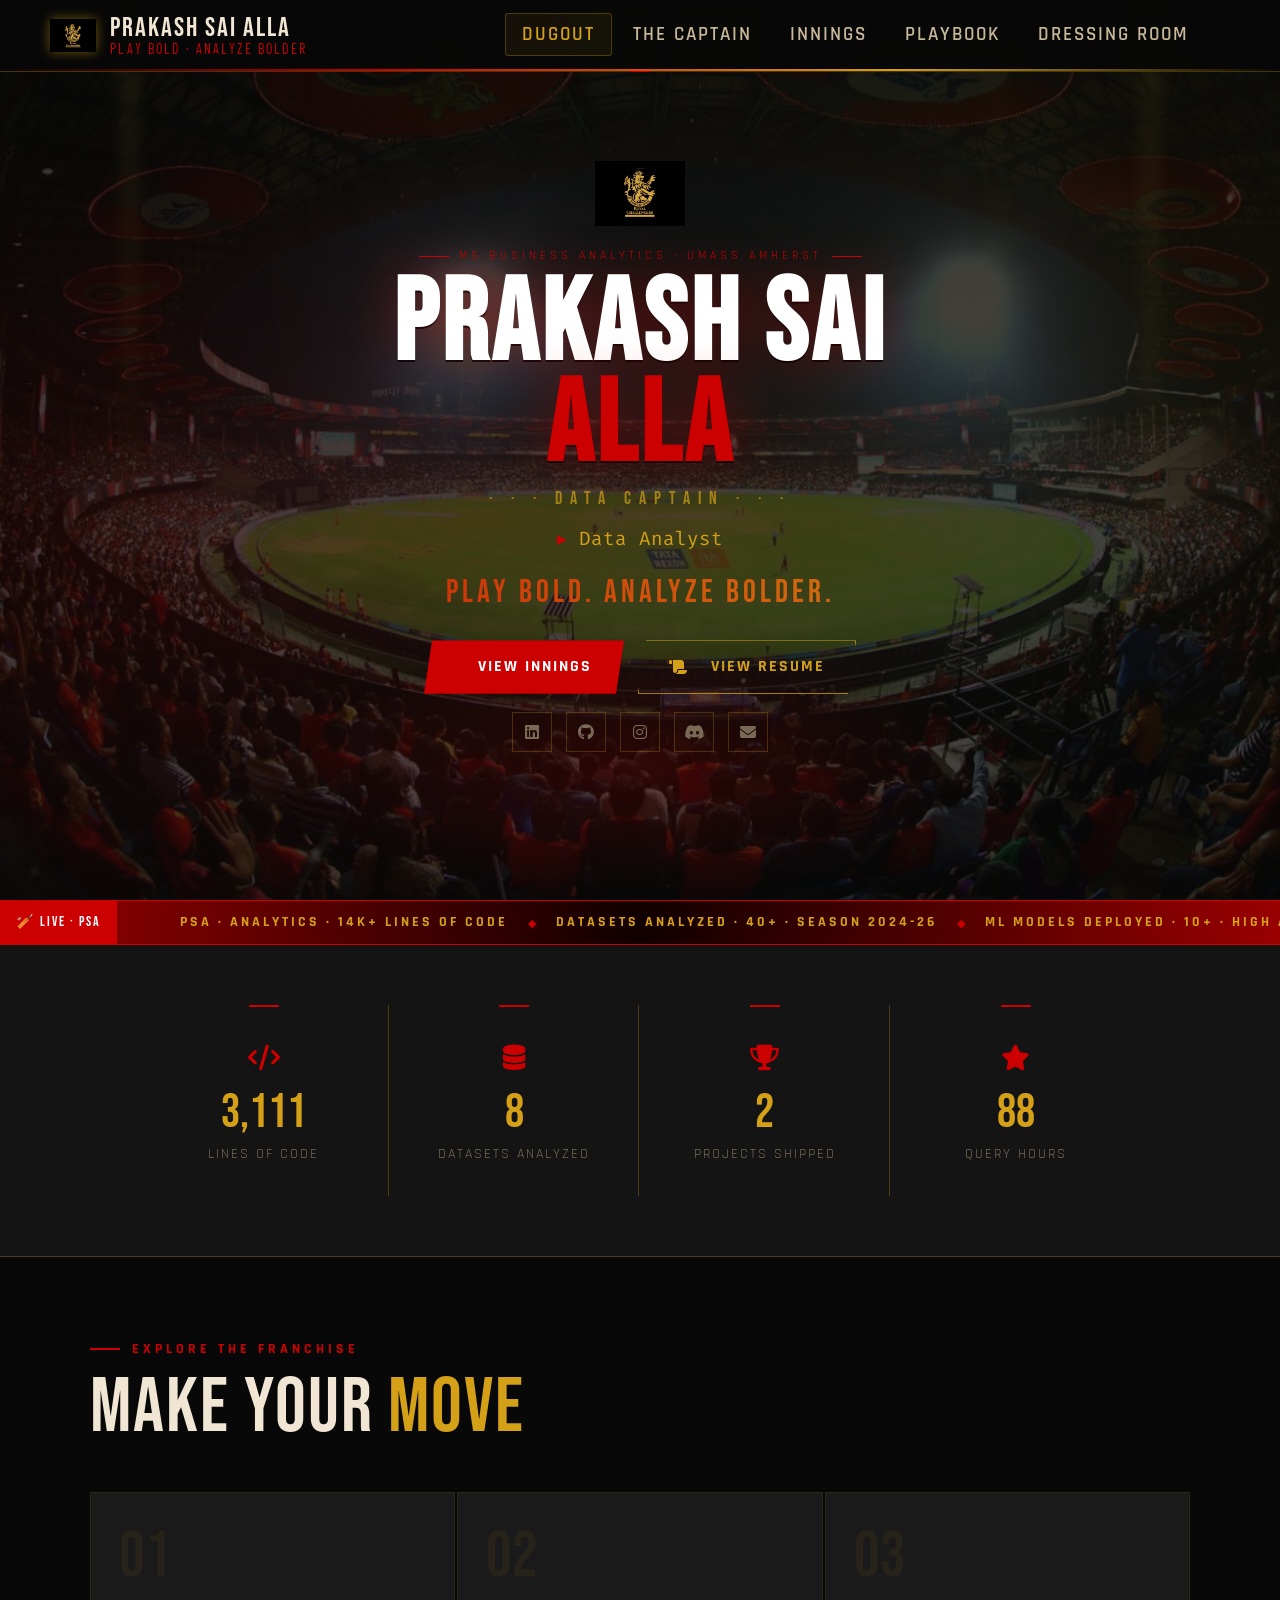
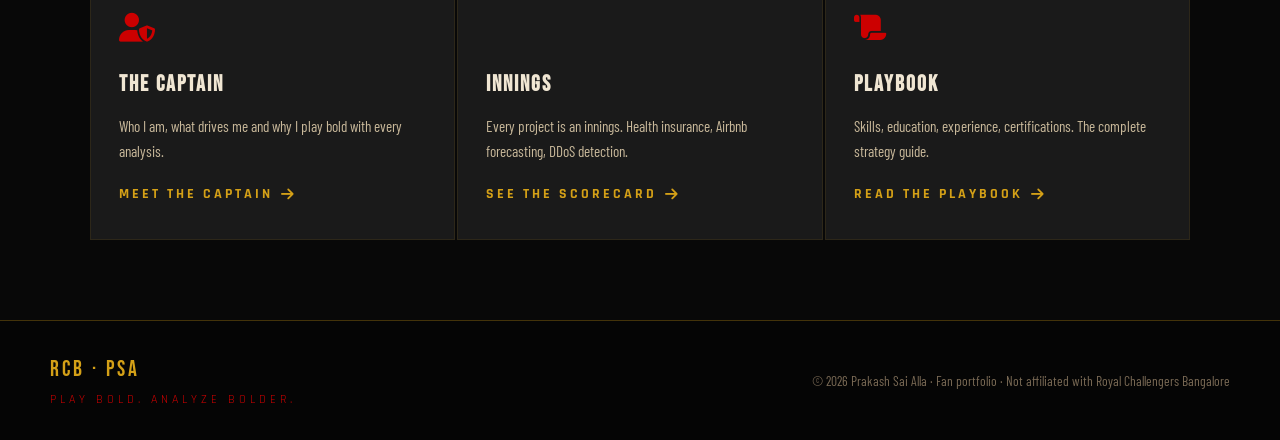
<file: index.html>
<!DOCTYPE html>
<html lang="en">
<head>
  <meta charset="UTF-8">
  <meta name="viewport" content="width=device-width, initial-scale=1.0">
  <title>Prakash Sai Alla · The Dugout</title>
  <meta name="description" content="Prakash Sai Alla - Data Analyst. Play Bold. Analyze Bolder.">
  <link rel="icon" type="image/png" href="assets/images/rcb-logo-dark.png">
  <link rel="stylesheet" href="assets/styles.css">
  <link rel="stylesheet" href="https://cdnjs.cloudflare.com/ajax/libs/font-awesome/6.5.0/css/all.min.css">
  <style>
    .hero {
      position: relative;
      margin-top: 0;
      height: 100vh;
      display: flex;
      align-items: center;
      justify-content: center;
      text-align: center;
      overflow: hidden;
      background:
        linear-gradient(rgba(8,8,8,0.82), rgba(8,8,8,0.75)),
        url('assets/images/bg-stadium.jpg') center/cover no-repeat;
    }
    .hero-content {
      position: relative;
      z-index: 2;
      width: 100%;
      padding: 0 30px;
    }
    .hero-spacer { display: none; }
    .hero::before {
      content: '';
      position: absolute;
      inset: 0;
      background:
        radial-gradient(ellipse at 15% 60%, rgba(204,0,0,0.1) 0%, transparent 55%),
        radial-gradient(ellipse at 85% 40%, rgba(212,160,23,0.05) 0%, transparent 55%);
      pointer-events: none;
      z-index: 0;
    }
    .floodlight { position:absolute; top:0; width:3px; pointer-events:none; z-index:0; border-radius:2px; }
    .fl-1 { left:10%; height:70vh; background:linear-gradient(180deg,rgba(255,220,80,0.45) 0%,transparent 100%); filter:blur(10px); animation:fl 5s ease-in-out infinite; }
    .fl-2 { left:22%; height:60vh; background:linear-gradient(180deg,rgba(255,200,60,0.2) 0%,transparent 100%); filter:blur(14px); animation:fl 7s ease-in-out 1s infinite; }
    .fl-3 { right:10%; height:70vh; background:linear-gradient(180deg,rgba(255,220,80,0.45) 0%,transparent 100%); filter:blur(10px); animation:fl 6s ease-in-out 0.5s infinite; }
    .fl-4 { right:22%; height:60vh; background:linear-gradient(180deg,rgba(255,200,60,0.2) 0%,transparent 100%); filter:blur(14px); animation:fl 8s ease-in-out 1.5s infinite; }
    @keyframes fl { 0%,100%{opacity:0.6;} 50%{opacity:1;} }
    .ground-glow { position:absolute; bottom:0; left:50%; transform:translateX(-50%); width:700px; height:260px; background:radial-gradient(ellipse,rgba(204,0,0,0.16) 0%,transparent 70%); pointer-events:none; z-index:0; }
    .hero-crest { margin-bottom:8px; display:flex; justify-content:center; }
    .hero-crest img { animation:crestFloat 4s ease-in-out infinite; }
    @keyframes crestFloat { 0%,100%{transform:translateY(0);filter:drop-shadow(0 0 18px rgba(212,160,23,0.5));} 50%{transform:translateY(-8px);filter:drop-shadow(0 0 32px rgba(212,160,23,0.7));} }
    .hero-season { font-family:var(--font-heading); font-size:0.75rem; letter-spacing:4px; text-transform:uppercase; color:var(--rcb-red); margin-bottom:8px; display:flex; align-items:center; justify-content:center; gap:10px; }
    .hero-season::before,.hero-season::after { content:''; display:block; width:30px; height:1px; background:var(--rcb-red); }
    .hero-name { font-family:var(--font-display); font-size:clamp(3rem,9vw,7.5rem); color:#fff; line-height:0.88; letter-spacing:4px; text-shadow:0 0 50px rgba(204,0,0,0.35),0 2px 0 rgba(0,0,0,0.8); animation:heroIn 1s cubic-bezier(.25,.46,.45,.94) 0.4s both; }
    .hero-name-red { color:var(--rcb-red); display:block; }
    @keyframes heroIn { from{opacity:0;transform:translateY(36px) scale(0.95);} to{opacity:1;transform:translateY(0) scale(1);} }
    .hero-number { font-family:var(--font-display); font-size:1.1rem; color:var(--rcb-gold); letter-spacing:8px; margin:6px 0 10px; opacity:0.7; }
    .hero-role { font-family:var(--font-mono); font-size:1.2rem; color:var(--text-secondary); margin-bottom:6px; }
    .hero-role #changing-text { color:var(--rcb-gold); }
    .hero-motto { font-family:var(--font-display); font-size:clamp(1.1rem,3vw,2rem); background:linear-gradient(90deg,var(--rcb-red),var(--rcb-gold),var(--rcb-red)); background-size:200% auto; -webkit-background-clip:text; background-clip:text; color:transparent; letter-spacing:4px; margin:10px 0 20px; animation:textShimmer 4s linear infinite; }
    @keyframes textShimmer { to{background-position:200% center;} }
    .hero-buttons { display:flex; gap:14px; justify-content:center; flex-wrap:wrap; margin-bottom:18px; }
    .hero-social { display:flex; gap:14px; justify-content:center; }
    .hero-social a { width:40px; height:40px; border:1px solid rgba(212,160,23,0.25); display:flex; align-items:center; justify-content:center; color:var(--text-muted); font-size:1rem; transition:all 0.3s; text-decoration:none; }
    .hero-social a:hover { border-color:var(--rcb-red); color:var(--rcb-red); background:rgba(204,0,0,0.08); }
    .scoreboard { width:100%; background:linear-gradient(90deg,var(--rcb-red-dark),#110000,var(--rcb-red-dark)); border-top:1px solid var(--rcb-red); border-bottom:1px solid var(--rcb-red); padding:10px 0; overflow:hidden; position:relative; z-index:2; }
    .scoreboard-label { position:absolute; left:0; top:0; bottom:0; background:var(--rcb-red); padding:0 16px; display:flex; align-items:center; font-family:var(--font-display); font-size:0.9rem; letter-spacing:2px; color:#fff; z-index:3; white-space:nowrap; }
    .scoreboard-track { display:flex; animation:tickerRoll 30s linear infinite; padding-left:160px; }
    .scoreboard:hover .scoreboard-track { animation-play-state:paused; }
    @keyframes tickerRoll { from{transform:translateX(0);} to{transform:translateX(-50%);} }
    .ticker-item { font-family:var(--font-heading); font-size:0.85rem; font-weight:700; letter-spacing:3px; color:var(--rcb-gold); white-space:nowrap; padding:0 20px; }
    .ticker-sep { color:var(--rcb-red); font-size:0.7rem; align-self:center; }
    .stats-strip { background:var(--rcb-panel); border-bottom:1px solid var(--rcb-line); padding:60px 50px; }
    .stats-grid { display:grid; grid-template-columns:repeat(4,1fr); gap:2px; max-width:1000px; margin:0 auto; }
    .stat-card { padding:30px 20px; text-align:center; border-right:1px solid var(--rcb-line); position:relative; }
    .stat-card:last-child { border-right:none; }
    .stat-card::before { content:''; position:absolute; top:0; left:50%; transform:translateX(-50%); width:30px; height:2px; background:var(--rcb-red); }
    .stat-icon { font-size:1.6rem; color:var(--rcb-red); margin-bottom:10px; }
    .stat-number { font-family:var(--font-display); font-size:3rem; color:var(--rcb-gold); line-height:1; display:block; margin-bottom:6px; }
    .stat-label { font-family:var(--font-heading); font-size:0.85rem; letter-spacing:2px; text-transform:uppercase; color:var(--text-muted); }
    .featured { padding:80px 50px; max-width:1200px; margin:0 auto; position:relative; }
    .featured-grid { display:grid; grid-template-columns:1fr 1fr 1fr; gap:2px; margin-top:48px; }
    .featured-card { background:var(--rcb-card); border:1px solid rgba(212,160,23,0.1); padding:32px 28px; position:relative; overflow:hidden; transition:all 0.4s var(--ease); text-decoration:none; display:block; }
    .featured-card::before { content:''; position:absolute; top:0; left:0; width:3px; height:0; background:var(--rcb-red); transition:height 0.4s var(--ease); }
    .featured-card:hover::before { height:100%; }
    .featured-card:hover { border-color:rgba(204,0,0,0.3); transform:translateX(4px); }
    .featured-num { font-family:var(--font-display); font-size:4rem; color:rgba(212,160,23,0.07); line-height:1; margin-bottom:14px; }
    .featured-icon { font-size:1.8rem; color:var(--rcb-red); margin-bottom:14px; }
    .featured-card h3 { font-family:var(--font-display); font-size:1.4rem; letter-spacing:2px; color:var(--text-primary); margin-bottom:10px; }
    .featured-card p { font-size:0.95rem; color:var(--text-secondary); line-height:1.65; }
    .featured-link { display:inline-flex; align-items:center; gap:8px; margin-top:18px; font-family:var(--font-heading); font-size:0.9rem; font-weight:700; letter-spacing:3px; text-transform:uppercase; color:var(--rcb-gold); transition:gap 0.3s; }
    .featured-card:hover .featured-link { gap:14px; }
    @media (max-width:900px) {
      .stats-grid { grid-template-columns:repeat(2,1fr); }
      .stat-card:nth-child(2) { border-right:none; }
      .featured-grid { grid-template-columns:1fr; }
      .stats-strip,.featured { padding:40px 24px; }
    }
  </style>
</head>
<body>

<div id="scroll-progress"></div>
<canvas id="confetti-canvas" style="display: none;"></canvas>
<div id="easter-egg-flash" class="easter-egg-flash"></div>

<div id="loading-screen">
  <img src="assets/images/rcb-logo-dark.png" alt="RCB" style="width:110px;height:auto;filter:drop-shadow(0 0 28px rgba(212,160,23,0.7));animation:crestFloat 4s ease-in-out infinite;">
  <div class="loader-motto">Play Bold · Analyze Bolder</div>
  <div class="loader-bar-wrap"><div class="loader-bar"></div></div>
</div>

<header class="main-header">
  <nav class="navbar">
    <a href="index.html" class="nav-brand">
      <img src="assets/images/rcb-logo-dark.png" alt="RCB" style="width:46px;height:auto;filter:drop-shadow(0 0 6px rgba(212,160,23,0.5));">
      <div class="nav-brand-text">
        <span class="nav-brand-name">PRAKASH SAI ALLA</span>
        <span class="nav-brand-sub">Play Bold · Analyze Bolder</span>
      </div>
    </a>
    <ul class="nav-links">
      <li><a href="index.html" class="current">Dugout</a></li>
      <li><a href="captain.html">The Captain</a></li>
      <li><a href="innings.html">Innings</a></li>
      <li><a href="playbook.html">Playbook</a></li>
      <li><a href="dressing-room.html">Dressing Room</a></li>
    </ul>
    <div class="nav-controls">
      <button class="hamburger" id="hamburger"><span></span><span></span><span></span></button>
    </div>
  </nav>
</header>

<ul class="mobile-nav" id="mobile-nav">
  <li><a href="index.html" class="current">Dugout</a></li>
  <li><a href="captain.html">The Captain</a></li>
  <li><a href="innings.html">Innings</a></li>
  <li><a href="playbook.html">Playbook</a></li>
  <li><a href="dressing-room.html">Dressing Room</a></li>
</ul>

<section class="hero">
  <div class="floodlight fl-1"></div>
  <div class="floodlight fl-2"></div>
  <div class="floodlight fl-3"></div>
  <div class="floodlight fl-4"></div>
  <div class="ground-glow"></div>
  <div class="hero-content">
    <div class="hero-crest">
      <img src="assets/images/rcb-logo-dark.png" alt="RCB" style="width:90px;height:90px;object-fit:contain;">
    </div>
    <div class="hero-season">MS Business Analytics · UMass Amherst</div>
    <h1 class="hero-name">PRAKASH SAI <span class="hero-name-red">ALLA</span></h1>
    <div class="hero-number">· · · DATA CAPTAIN · · ·</div>
    <p class="hero-role"><span style="color:var(--rcb-red)">▸ </span><span id="changing-text">Data Analyst</span></p>
    <div class="hero-motto">PLAY BOLD. ANALYZE BOLDER.</div>
    <div class="hero-buttons">
      <a href="innings.html" class="btn-rcb"><i class="fas fa-cricket-ball"></i>&nbsp; View Innings</a>
      <a href="Prakash_Sai_Alla_Resume.pdf" target="_blank" class="btn-rcb-outline"><i class="fas fa-scroll"></i>&nbsp; View Resume</a>
    </div>
    <div class="hero-social">
      <a href="https://linkedin.com/in/prakash-sai-alla" target="_blank"><i class="fab fa-linkedin"></i></a>
      <a href="https://github.com/prakashsaialla" target="_blank"><i class="fab fa-github"></i></a>
      <a href="https://instagram.com/prakash.rep" target="_blank"><i class="fab fa-instagram"></i></a>
      <a href="https://discord.com/users/il_posh" target="_blank"><i class="fab fa-discord"></i></a>
      <a href="mailto:prakashsaialla34@gmail.com"><i class="fas fa-envelope"></i></a>
    </div>
  </div>
</section>

<div class="scoreboard">
  <div class="scoreboard-label">🏏 LIVE · PSA</div>
  <div class="scoreboard-track" id="score-ticker"></div>
</div>

<section class="stats-strip">
  <div class="stats-grid">
    <div class="stat-card">
      <div class="stat-icon"><i class="fas fa-code"></i></div>
      <span class="stat-number" data-count="14000">0</span>
      <div class="stat-label">Lines of Code</div>
    </div>
    <div class="stat-card">
      <div class="stat-icon"><i class="fas fa-database"></i></div>
      <span class="stat-number" data-count="40">0</span>
      <div class="stat-label">Datasets Analyzed</div>
    </div>
    <div class="stat-card">
      <div class="stat-icon"><i class="fas fa-trophy"></i></div>
      <span class="stat-number" data-count="10">0</span>
      <div class="stat-label">Projects Shipped</div>
    </div>
    <div class="stat-card">
      <div class="stat-icon"><i class="fas fa-star"></i></div>
      <span class="stat-number" data-count="400">0</span>
      <div class="stat-label">Query Hours</div>
    </div>
  </div>
</section>

<section class="featured">
  <div class="section-label">Explore the Franchise</div>
  <div class="section-heading">MAKE YOUR <em>MOVE</em></div>
  <div class="featured-grid">
    <a href="captain.html" class="featured-card" data-reveal>
      <div class="featured-num">01</div>
      <div class="featured-icon"><i class="fas fa-user-shield"></i></div>
      <h3>THE CAPTAIN</h3>
      <p>Who I am, what drives me and why I play bold with every analysis.</p>
      <span class="featured-link">Meet the Captain <i class="fas fa-arrow-right"></i></span>
    </a>
    <a href="innings.html" class="featured-card" data-reveal>
      <div class="featured-num">02</div>
      <div class="featured-icon"><i class="fas fa-cricket-ball"></i></div>
      <h3>INNINGS</h3>
      <p>Every project is an innings. Health insurance, Airbnb forecasting, DDoS detection.</p>
      <span class="featured-link">See the Scorecard <i class="fas fa-arrow-right"></i></span>
    </a>
    <a href="playbook.html" class="featured-card" data-reveal>
      <div class="featured-num">03</div>
      <div class="featured-icon"><i class="fas fa-scroll"></i></div>
      <h3>PLAYBOOK</h3>
      <p>Skills, education, experience, certifications. The complete strategy guide.</p>
      <span class="featured-link">Read the Playbook <i class="fas fa-arrow-right"></i></span>
    </a>
  </div>
</section>

<footer>
  <div>
    <div class="footer-brand">RCB · PSA</div>
    <div class="footer-motto">Play Bold. Analyze Bolder.</div>
  </div>
  <p>© 2026 Prakash Sai Alla · Fan portfolio · Not affiliated with Royal Challengers Bangalore</p>
</footer>

<script src="assets/script.js"></script>
</body>
</html>
</file>
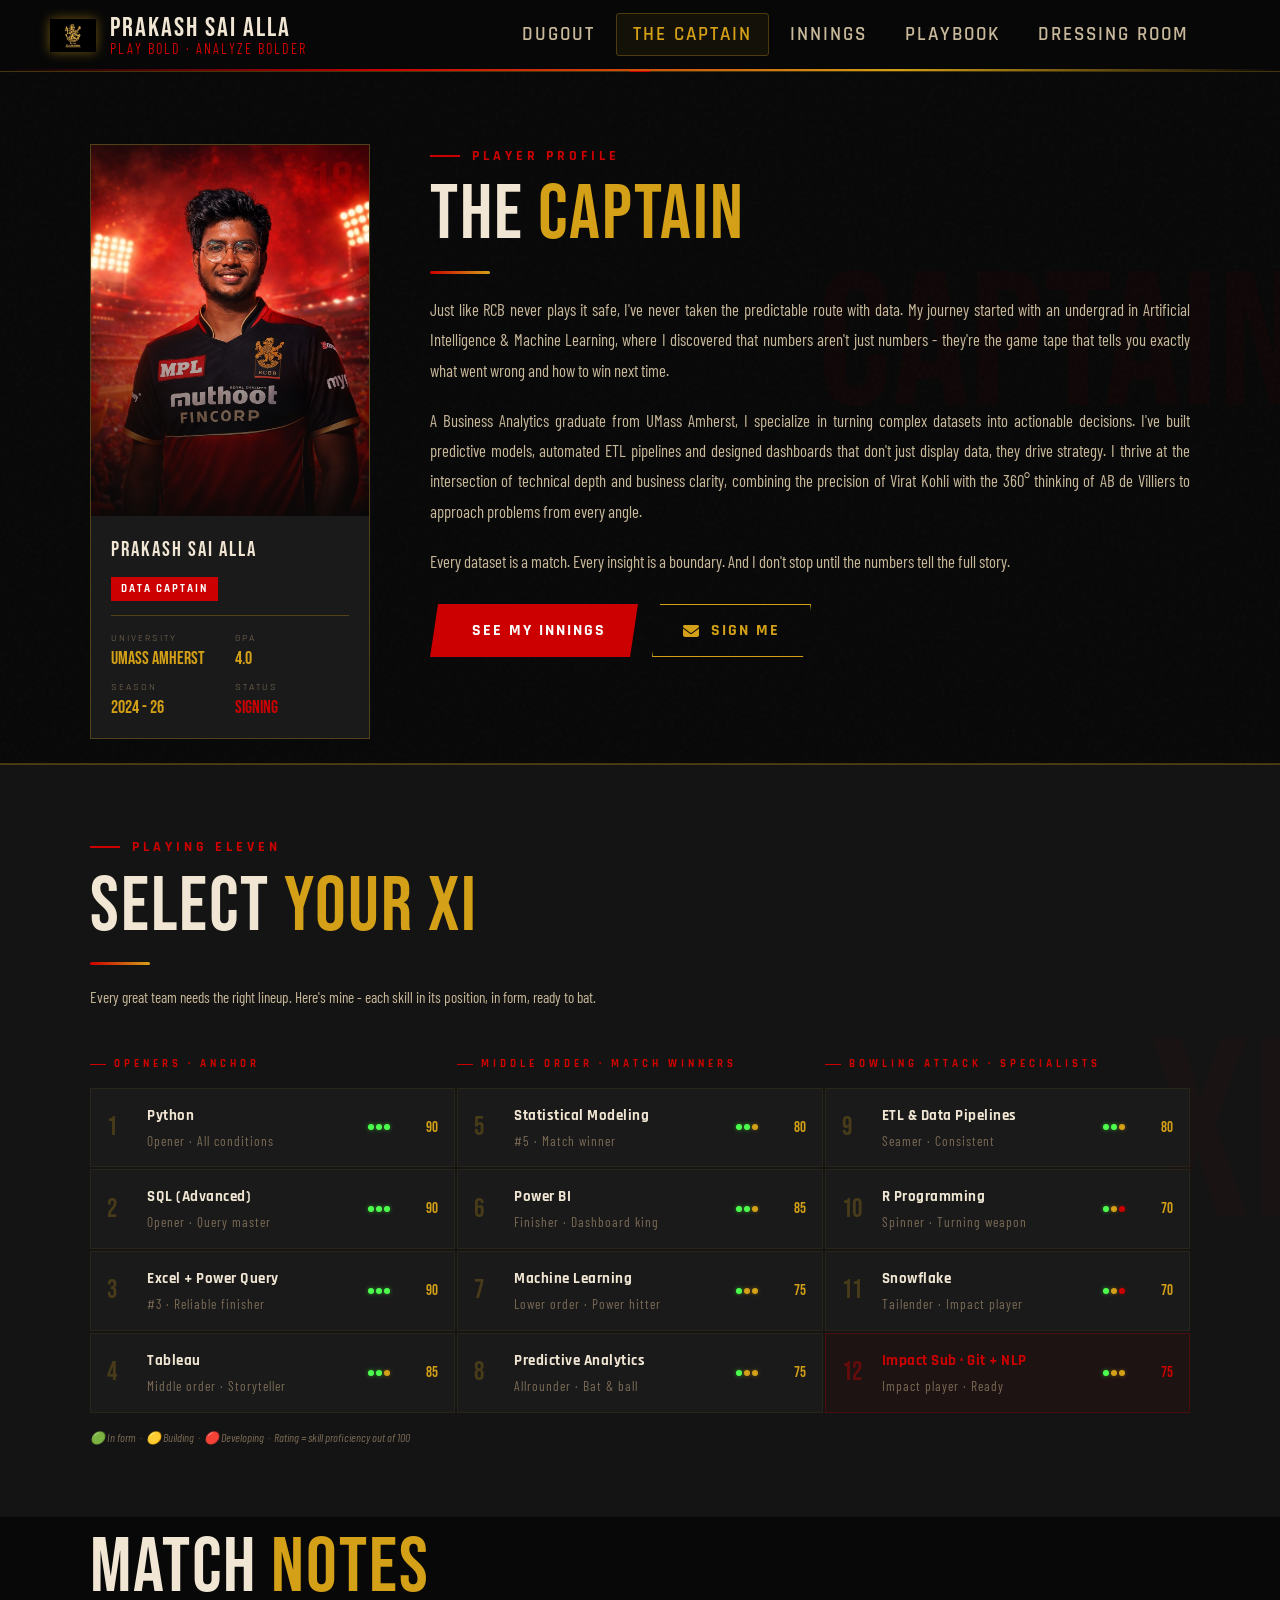
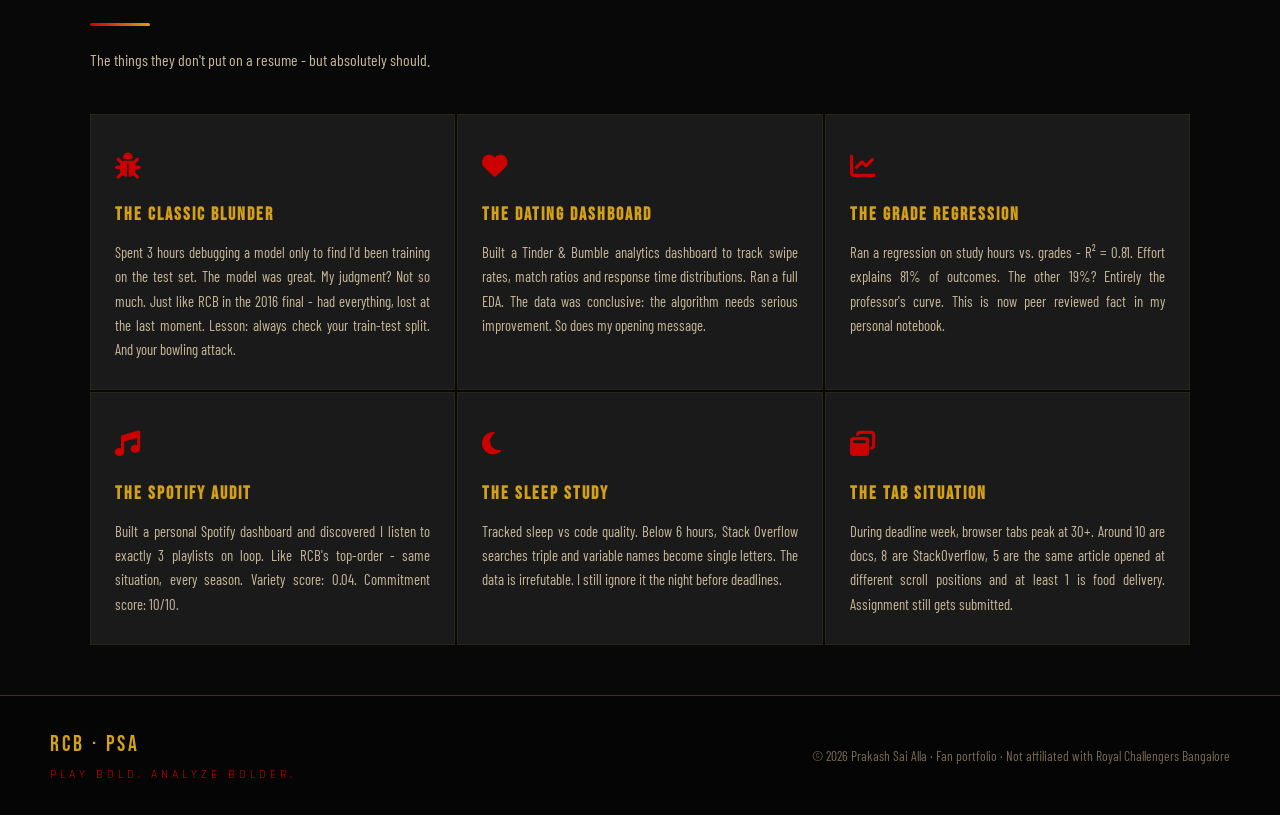
<file: captain.html>
<!DOCTYPE html>
<html lang="en">
<head>
  <meta charset="UTF-8">
  <meta name="viewport" content="width=device-width, initial-scale=1.0">
  <title>The Captain · Prakash Sai Alla</title>
    <link rel="icon" type="image/png" href="[data-uri]">
  <link rel="stylesheet" href="assets/styles.css">
  <link rel="stylesheet" href="https://cdnjs.cloudflare.com/ajax/libs/font-awesome/6.5.0/css/all.min.css">
  <style>
    .page-hero {
      padding: 10px 50px 24px;
      position: relative;
      overflow: hidden;
      border-bottom: 1px solid var(--rcb-line);
      top: var(--nav-h);
      padding-top: var(--nav-h);
    }

    .page-hero::before {
      content: 'CAPTAIN';
      position: absolute;
      right: -20px; top: 40%;
      transform: translateY(-50%);
      font-family: var(--font-display);
      font-size: clamp(6rem, 15vw, 14rem);
      color: rgba(204,0,0,0.04);
      line-height: 1;
      pointer-events: none;
      white-space: nowrap;
    }

    .page-hero-inner {
      max-width: 1100px;
      margin: 0 auto;
      display: grid;
      grid-template-columns: 280px 1fr;
      gap: 60px;
      align-items: start;
    }

    /* Player card */
    .player-card {
      background: var(--rcb-card);
      border: 1px solid var(--rcb-line);
      position: relative;
      overflow: hidden;
    }

    .player-card::before {
      content: '';
      position: absolute;
      top: 0; left: 0; right: 0;
      height: 3px;
      background: linear-gradient(90deg, var(--rcb-red), var(--rcb-gold));
    }

    .player-photo-wrap {
      width: 100%;
      aspect-ratio: 3/4;
      background:
        radial-gradient(ellipse at 50% 30%, rgba(204,0,0,0.45) 0%, rgba(100,0,0,0.2) 45%, transparent 70%),
        radial-gradient(ellipse at 50% 100%, rgba(212,160,23,0.12) 0%, transparent 60%),
        linear-gradient(160deg, #1a0000 0%, #0f0f0f 100%);
      display: flex;
      align-items: center;
      justify-content: center;
      position: relative;
      overflow: hidden;
    }

    .player-photo-wrap img {
      width: 100%;
      height: 100%;
      object-fit: cover;
      object-position: center top;
    }

    .player-photo-placeholder {
      font-family: var(--font-display);
      font-size: 5rem;
      color: var(--rcb-red);
      opacity: 0.3;
    }

    .player-photo-overlay {
      position: absolute;
      bottom: 0; left: 0; right: 0;
      height: 60%;
      background: linear-gradient(transparent, rgba(8,8,8,0.9));
    }

    .player-info {
      padding: 16px 20px 20px;
    }

    .player-number {
      font-family: var(--font-display);
      font-size: 3.5rem;
      color: var(--rcb-red);
      line-height: 1;
      opacity: 0.3;
      position: absolute;
      top: 12px; right: 16px;
    }

    .player-name {
      font-family: var(--font-display);
      font-size: 1.3rem;
      letter-spacing: 2px;
      color: var(--text-primary);
      margin-bottom: 4px;
    }

    .player-role-badge {
      display: inline-block;
      background: var(--rcb-red);
      color: #fff;
      font-family: var(--font-heading);
      font-size: 0.68rem;
      font-weight: 700;
      letter-spacing: 2px;
      text-transform: uppercase;
      padding: 3px 10px;
      margin-bottom: 14px;
    }

    .player-stats-mini {
      border-top: 1px solid var(--rcb-line);
      padding-top: 14px;
      display: grid;
      grid-template-columns: 1fr 1fr;
      gap: 10px;
    }

    .mini-stat-label {
      font-family: var(--font-heading);
      font-size: 0.65rem;
      letter-spacing: 2px;
      text-transform: uppercase;
      color: var(--text-muted);
    }

    .mini-stat-value {
      font-family: var(--font-display);
      font-size: 1.1rem;
      color: var(--rcb-gold);
      line-height: 1.2;
    }

    /* Bio side */
    .captain-bio { position: relative; z-index: 1; }

    .captain-bio .section-heading { margin-bottom: 20px; }

    .captain-bio p {
      font-size: 1.05rem;
      color: var(--text-secondary);
      line-height: 1.8;
      margin-bottom: 20px;
      text-align: justify;
    }

    /* Off-field section */
    .off-field {
      padding: 50px 50px;
      border-top: 1px solid var(--rcb-line);
    }

    .off-field-inner { max-width: 1100px; margin: 0 auto; }

    .off-field-grid {
      display: grid;
      grid-template-columns: repeat(3, 1fr);
      gap: 2px;
      margin-top: 40px;
    }

    .off-field-card {
      background: var(--rcb-card);
      padding: 28px 24px;
      border: 1px solid rgba(212,160,23,0.08);
      position: relative;
      overflow: hidden;
      transition: border-color 0.3s;
    }

    .off-field-card:hover { border-color: rgba(204,0,0,0.3); }

    .off-field-card::after {
      content: '';
      position: absolute;
      bottom: 0; left: 0; right: 0;
      height: 2px;
      background: linear-gradient(90deg, var(--rcb-red), var(--rcb-gold));
      transform: scaleX(0);
      transform-origin: left;
      transition: transform 0.4s var(--ease);
    }

    .off-field-card:hover::after { transform: scaleX(1); }

    .off-field-icon { font-size: 1.6rem; color: var(--rcb-red); margin-bottom: 14px; }
    .off-field-card h4 {
      font-family: var(--font-display);
      font-size: 1.1rem;
      letter-spacing: 2px;
      color: var(--rcb-gold);
      margin-bottom: 10px;
    }
    .off-field-card p { font-size: 0.92rem; color: var(--text-secondary); line-height: 1.65; text-align: justify; }

    /* Skills section */
    .skills-section {
      padding: 50px 50px;
      background: var(--rcb-panel);
      border-top: 1px solid var(--rcb-line);
    }

    .skills-inner { max-width: 1100px; margin: 0 auto; }

    .skills-grid {
      display: grid;
      grid-template-columns: 1fr 1fr;
      gap: 40px;
      margin-top: 40px;
    }

    .skill-row { margin-bottom: 20px; }

    .skill-row-header {
      display: flex;
      justify-content: space-between;
      margin-bottom: 8px;
    }

    .skill-row-name {
      font-family: var(--font-heading);
      font-weight: 700;
      font-size: 0.95rem;
      letter-spacing: 1px;
      text-transform: uppercase;
      color: var(--text-primary);
    }

    .skill-row-pct {
      font-family: var(--font-display);
      font-size: 1rem;
      color: var(--rcb-gold);
    }

    .skill-track {
      height: 6px;
      background: rgba(255,255,255,0.06);
      border-radius: 0;
      overflow: hidden;
      position: relative;
    }

    .skill-fill {
      height: 100%;
      width: 0;
      background: linear-gradient(90deg, var(--rcb-red), var(--rcb-gold));
      transition: width 1.4s var(--ease);
      position: relative;
    }

    .skill-fill::after {
      content: '';
      position: absolute;
      right: 0; top: -2px;
      width: 10px; height: 10px;
      background: var(--rcb-gold);
      border-radius: 50%;
      box-shadow: 0 0 8px var(--rcb-gold);
    }

    @media (max-width: 900px) {
      .page-hero-inner { grid-template-columns: 1fr; }
      .player-card { max-width: 280px; }
      .off-field-grid { grid-template-columns: 1fr; }
      .skills-grid { grid-template-columns: 1fr; }
      .page-hero, .off-field, .skills-section { padding-left: 24px; padding-right: 24px; }
    }
  </style>
</head>
<body>

<!-- Scroll progress -->
<div id="scroll-progress"></div>
<!-- Confetti -->
<canvas id="confetti-canvas" style="display: none;"></canvas>
<!-- Easter egg -->
<div id="easter-egg-flash" class="easter-egg-flash"></div>

</div>
<div id="loading-screen">
  <img src="assets/images/rcb-logo-dark.png" alt="RCB"
       style="width:110px;height:auto;filter:drop-shadow(0 0 28px rgba(212,160,23,0.75));animation:crestFloat 4s ease-in-out infinite;">
  <div class="loader-motto">Play Bold · Analyze Bolder</div>
  <div class="loader-bar-wrap"><div class="loader-bar"></div></div>
</div>

<header class="main-header" >
  <nav class="navbar">
    <a href="index.html" class="nav-brand">
      <img src="assets/images/rcb-logo-dark.png" alt="RCB" style="width:46px;height:auto;filter:drop-shadow(0 0 6px rgba(212,160,23,0.5));">
      <div class="nav-brand-text">
        <span class="nav-brand-name">PRAKASH SAI ALLA</span>
        <span class="nav-brand-sub">Play Bold · Analyze Bolder</span>
      </div>
    </a>
    <ul class="nav-links">
      <li><a href="index.html">Dugout</a></li>
      <li><a href="captain.html" class="current">The Captain</a></li>
      <li><a href="innings.html">Innings</a></li>
      <li><a href="playbook.html">Playbook</a></li>
      <li><a href="dressing-room.html">Dressing Room</a></li>
    </ul>
    <div class="nav-controls">
      <button class="hamburger" id="hamburger"><span></span><span></span><span></span></button>
    </div>
  </nav>
</header>

<ul class="mobile-nav" id="mobile-nav" >
  <li><a href="index.html">Dugout</a></li>
  <li><a href="captain.html" class="current">The Captain</a></li>
  <li><a href="innings.html">Innings</a></li>
  <li><a href="playbook.html">Playbook</a></li>
  <li><a href="dressing-room.html">Dressing Room</a></li>
</ul>

<!-- Page Hero -->
<section class="page-hero">
  <div class="page-hero-inner">
    <!-- Player Card -->
    <div class="player-card" data-reveal>
      <div class="player-photo-wrap">
        <img src="assets/images/profile.jpg" alt="Prakash Sai Alla">
        <div class="player-photo-overlay"></div>
      </div>
      <div class="player-number">18</div>
      <div class="player-info">
        <div class="player-name">PRAKASH SAI ALLA</div>
        <div class="player-role-badge">Data Captain</div>
        <div class="player-stats-mini">
          <div>
            <div class="mini-stat-label">University</div>
            <div class="mini-stat-value">UMass Amherst</div>
          </div>
          <div>
            <div class="mini-stat-label">GPA</div>
            <div class="mini-stat-value">4.0</div>
          </div>
          <div>
            <div class="mini-stat-label">Season</div>
            <div class="mini-stat-value">2024 - 26</div>
          </div>
          <div>
            <div class="mini-stat-label">Status</div>
            <div class="mini-stat-value" style="color:var(--rcb-red)">Signing</div>
          </div>
        </div>
      </div>
    </div>

    <!-- Bio -->
    <div class="captain-bio" data-reveal>
      <div class="section-label">Player Profile</div>
      <div class="section-heading">THE <em>CAPTAIN</em></div>
      <div class="gold-divider"></div>
      <p>
        Just like RCB never plays it safe, I've never taken the predictable route with data. My journey started with an undergrad in Artificial Intelligence & Machine Learning, where I discovered that numbers aren't just numbers - they're the game tape that tells you exactly what went wrong and how to win next time.
      </p>
      <p>
        A Business Analytics graduate from UMass Amherst, I specialize in turning complex datasets into actionable decisions. I've built predictive models, automated ETL pipelines and designed dashboards that don't just display data, they drive strategy. I thrive at the intersection of technical depth and business clarity, combining the precision of Virat Kohli with the 360° thinking of AB de Villiers to approach problems from every angle.
      </p>
      <p>
        Every dataset is a match. Every insight is a boundary. And I don't stop until the numbers tell the full story.
      </p>
      <div style="display:flex;gap:14px;flex-wrap:wrap;margin-top:28px;">
        <a href="innings.html" class="btn-rcb"><i class="fas fa-cricket-ball"></i> See My Innings</a>
        <a href="dressing-room.html" class="btn-rcb-outline"><i class="fas fa-envelope"></i> Sign Me</a>
      </div>
    </div>
  </div>
</section>

<!-- Select Your XI - Skills as Playing XI -->
<section class="xi-section position-relative">
  <div class="xi-inner">
    <div class="section-label">Playing Eleven</div>
    <div class="section-heading">SELECT <em>YOUR XI</em></div>
    <div class="gold-divider"></div>
    <p style="color:var(--text-secondary);font-size:0.95rem;margin-bottom:8px;">Every great team needs the right lineup. Here's mine - each skill in its position, in form, ready to bat.</p>

    <div class="xi-pitch">
      <!-- OPENERS -->
      <div class="xi-column">
        <div class="xi-group-label">Openers · Anchor</div>
        <div class="xi-card">
          <div class="xi-number">1</div>
          <div class="xi-info">
            <div class="xi-skill-name">Python</div>
            <div class="xi-position">Opener · All conditions</div>
          </div>
          <div class="xi-form"><div class="xi-form-dot form-high"></div><div class="xi-form-dot form-high"></div><div class="xi-form-dot form-high"></div></div>
          <div class="xi-rating">90</div>
        </div>
        <div class="xi-card">
          <div class="xi-number">2</div>
          <div class="xi-info">
            <div class="xi-skill-name">SQL (Advanced)</div>
            <div class="xi-position">Opener · Query master</div>
          </div>
          <div class="xi-form"><div class="xi-form-dot form-high"></div><div class="xi-form-dot form-high"></div><div class="xi-form-dot form-high"></div></div>
          <div class="xi-rating">90</div>
        </div>
        <div class="xi-card">
          <div class="xi-number">3</div>
          <div class="xi-info">
            <div class="xi-skill-name">Excel + Power Query</div>
            <div class="xi-position">#3 · Reliable finisher</div>
          </div>
          <div class="xi-form"><div class="xi-form-dot form-high"></div><div class="xi-form-dot form-high"></div><div class="xi-form-dot form-high"></div></div>
          <div class="xi-rating">90</div>
        </div>
        <div class="xi-card">
          <div class="xi-number">4</div>
          <div class="xi-info">
            <div class="xi-skill-name">Tableau</div>
            <div class="xi-position">Middle order · Storyteller</div>
          </div>
          <div class="xi-form"><div class="xi-form-dot form-high"></div><div class="xi-form-dot form-high"></div><div class="xi-form-dot form-mid"></div></div>
          <div class="xi-rating">85</div>
        </div>
      </div>

      <!-- MIDDLE ORDER -->
      <div class="xi-column">
        <div class="xi-group-label">Middle Order · Match Winners</div>
        <div class="xi-card">
          <div class="xi-number">5</div>
          <div class="xi-info">
            <div class="xi-skill-name">Statistical Modeling</div>
            <div class="xi-position">#5 · Match winner</div>
          </div>
          <div class="xi-form"><div class="xi-form-dot form-high"></div><div class="xi-form-dot form-high"></div><div class="xi-form-dot form-mid"></div></div>
          <div class="xi-rating">80</div>
        </div>
        <div class="xi-card">
          <div class="xi-number">6</div>
          <div class="xi-info">
            <div class="xi-skill-name">Power BI</div>
            <div class="xi-position">Finisher · Dashboard king</div>
          </div>
          <div class="xi-form"><div class="xi-form-dot form-high"></div><div class="xi-form-dot form-high"></div><div class="xi-form-dot form-mid"></div></div>
          <div class="xi-rating">85</div>
        </div>
        <div class="xi-card">
          <div class="xi-number">7</div>
          <div class="xi-info">
            <div class="xi-skill-name">Machine Learning</div>
            <div class="xi-position">Lower order · Power hitter</div>
          </div>
          <div class="xi-form"><div class="xi-form-dot form-high"></div><div class="xi-form-dot form-mid"></div><div class="xi-form-dot form-mid"></div></div>
          <div class="xi-rating">75</div>
        </div>
        <div class="xi-card">
          <div class="xi-number">8</div>
          <div class="xi-info">
            <div class="xi-skill-name">Predictive Analytics</div>
            <div class="xi-position">Allrounder · Bat &amp; ball</div>
          </div>
          <div class="xi-form"><div class="xi-form-dot form-high"></div><div class="xi-form-dot form-mid"></div><div class="xi-form-dot form-mid"></div></div>
          <div class="xi-rating">75</div>
        </div>
      </div>

      <!-- BOWLING ATTACK -->
      <div class="xi-column">
        <div class="xi-group-label">Bowling Attack · Specialists</div>
        <div class="xi-card">
          <div class="xi-number">9</div>
          <div class="xi-info">
            <div class="xi-skill-name">ETL &amp; Data Pipelines</div>
            <div class="xi-position">Seamer · Consistent</div>
          </div>
          <div class="xi-form"><div class="xi-form-dot form-high"></div><div class="xi-form-dot form-high"></div><div class="xi-form-dot form-mid"></div></div>
          <div class="xi-rating">80</div>
        </div>
        <div class="xi-card">
          <div class="xi-number">10</div>
          <div class="xi-info">
            <div class="xi-skill-name">R Programming</div>
            <div class="xi-position">Spinner · Turning weapon</div>
          </div>
          <div class="xi-form"><div class="xi-form-dot form-high"></div><div class="xi-form-dot form-mid"></div><div class="xi-form-dot form-build"></div></div>
          <div class="xi-rating">70</div>
        </div>
        <div class="xi-card">
          <div class="xi-number">11</div>
          <div class="xi-info">
            <div class="xi-skill-name">Snowflake</div>
            <div class="xi-position">Tailender · Impact player</div>
          </div>
          <div class="xi-form"><div class="xi-form-dot form-high"></div><div class="xi-form-dot form-mid"></div><div class="xi-form-dot form-build"></div></div>
          <div class="xi-rating">70</div>
        </div>
        <div class="xi-card" style="border-color:rgba(204,0,0,0.25);background:rgba(204,0,0,0.05);">
          <div class="xi-number" style="color:rgba(204,0,0,0.4);">12</div>
          <div class="xi-info">
            <div class="xi-skill-name" style="color:var(--rcb-red);">Impact Sub · Git + NLP</div>
            <div class="xi-position">Impact player · Ready</div>
          </div>
          <div class="xi-form"><div class="xi-form-dot form-high"></div><div class="xi-form-dot form-mid"></div><div class="xi-form-dot form-mid"></div></div>
          <div class="xi-rating" style="color:var(--rcb-red);">75</div>
        </div>
      </div>
    </div>

    <p style="font-size:0.75rem;color:var(--text-muted);margin-top:14px;font-style:italic;">
      🟢 In form &nbsp;·&nbsp; 🟡 Building &nbsp;·&nbsp; 🔴 Developing &nbsp;·&nbsp; Rating = skill proficiency out of 100
    </p>
  </div>
</section>

<!-- Between the Overs -->
<section class="off-field">
  <div class="off-field-inner">
    <div class="section-label">Between the Overs</div>
    <div class="section-heading">MATCH <em>NOTES</em></div>
    <div class="gold-divider"></div>
    <p style="color:var(--text-secondary);font-size:1rem;margin-bottom:32px;">The things they don't put on a resume - but absolutely should.</p>
    <div class="off-field-grid">
      <div class="off-field-card" data-reveal>
        <div class="off-field-icon"><i class="fas fa-bug"></i></div>
        <h4>The Classic Blunder</h4>
        <p>Spent 3 hours debugging a model only to find I'd been training on the test set. The model was great. My judgment? Not so much. Just like RCB in the 2016 final - had everything, lost at the last moment. Lesson: always check your train-test split. And your bowling attack.</p>
      </div>
      <div class="off-field-card" data-reveal>
        <div class="off-field-icon"><i class="fas fa-heart"></i></div>
        <h4>The Dating Dashboard</h4>
        <p>Built a Tinder &amp; Bumble analytics dashboard to track swipe rates, match ratios and response time distributions. Ran a full EDA. The data was conclusive: the algorithm needs serious improvement. So does my opening message.</p>
      </div>
      <div class="off-field-card" data-reveal>
        <div class="off-field-icon"><i class="fas fa-chart-line"></i></div>
        <h4>The Grade Regression</h4>
        <p>Ran a regression on study hours vs. grades - R² = 0.81. Effort explains 81% of outcomes. The other 19%? Entirely the professor's curve. This is now peer reviewed fact in my personal notebook.</p>
      </div>
      <div class="off-field-card" data-reveal>
        <div class="off-field-icon"><i class="fas fa-music"></i></div>
        <h4>The Spotify Audit</h4>
        <p>Built a personal Spotify dashboard and discovered I listen to exactly 3 playlists on loop. Like RCB's top-order - same situation, every season. Variety score: 0.04. Commitment score: 10/10.</p>
      </div>
      <div class="off-field-card" data-reveal>
        <div class="off-field-icon"><i class="fas fa-moon"></i></div>
        <h4>The Sleep Study</h4>
        <p>Tracked sleep vs code quality. Below 6 hours, Stack Overflow searches triple and variable names become single letters. The data is irrefutable. I still ignore it the night before deadlines.</p>
      </div>
      <div class="off-field-card" data-reveal>
        <div class="off-field-icon"><i class="fas fa-window-restore"></i></div>
        <h4>The Tab Situation</h4>
        <p>During deadline week, browser tabs peak at 30+. Around 10 are docs, 8 are StackOverflow, 5 are the same article opened at different scroll positions and at least 1 is food delivery. Assignment still gets submitted.</p>
      </div>
    </div>
  </div>
</section>



<footer>
  <div>
    <div class="footer-brand">RCB · PSA</div>
    <div class="footer-motto">Play Bold. Analyze Bolder.</div>
  </div>
  <p>© 2026 Prakash Sai Alla · Fan portfolio · Not affiliated with Royal Challengers Bangalore</p>
</footer>

<script src="assets/script.js"></script>
<script>
  // Skill bars on scroll
  const fills = document.querySelectorAll('.skill-fill');
  const obs = new IntersectionObserver(entries => {
    entries.forEach(e => {
      if (e.isIntersecting) {
        e.target.style.width = e.target.getAttribute('data-progress') + '%';
        obs.unobserve(e.target);
      }
    });
  }, { threshold: 0.3 });
  fills.forEach(f => obs.observe(f));
</script>
</body>
</html>
</file>
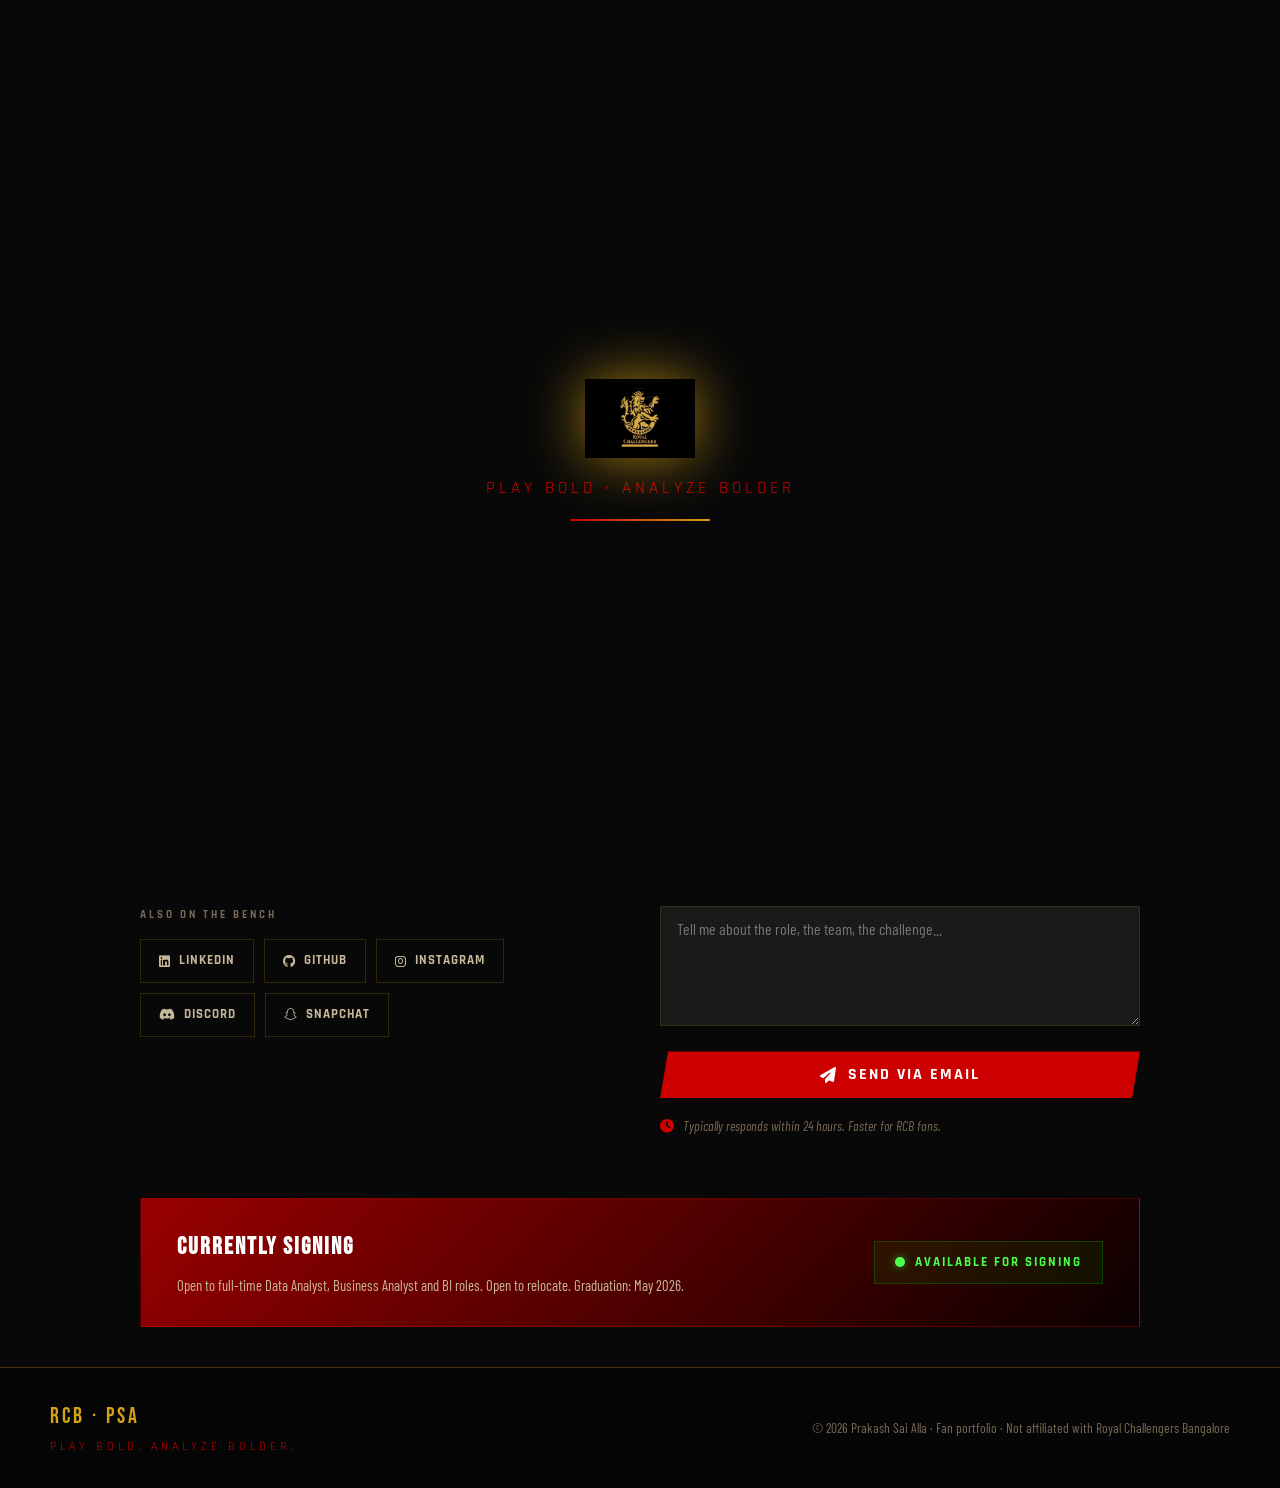
<file: dressing-room.html>
<!DOCTYPE html>
<html lang="en">
<head>
  <meta charset="UTF-8">
  <meta name="viewport" content="width=device-width, initial-scale=1.0">
  <title>Dressing Room · Prakash Sai Alla</title>
    <link rel="icon" type="image/png" href="[data-uri]">
  <link rel="stylesheet" href="assets/styles.css">
  <link rel="stylesheet" href="https://cdnjs.cloudflare.com/ajax/libs/font-awesome/6.5.0/css/all.min.css">
  <style>
    .dressing-wrap {
      max-width: 1100px;
      margin: 0 auto;
      padding: 0 50px 40px;
      padding-top: var(--nav-h);
    }

    .dressing-header {
      text-align: center;
      margin-bottom: 60px;
    }

    .dressing-header .section-heading {
      font-size: clamp(2.5rem, 6vw, 5rem);
    }

    .signing-tagline {
      font-family: var(--font-body);
      font-size: 1.1rem;
      color: var(--text-secondary);
      margin-top: 14px;
      letter-spacing: 0.5px;
    }

    /* Contact grid */
    .contact-grid {
      display: grid;
      grid-template-columns: 1fr 1fr;
      gap: 40px;
      align-items: start;
    }

    /* Left - signing desk */
    .signing-desk h3 {
      font-family: var(--font-display);
      font-size: 1.5rem;
      letter-spacing: 2px;
      color: var(--rcb-gold);
      margin-bottom: 28px;
    }

    .contact-method {
      display: flex;
      align-items: flex-start;
      gap: 16px;
      padding: 18px 0;
      border-bottom: 1px solid rgba(212,160,23,0.1);
    }

    .contact-method:last-of-type { border-bottom: none; }

    .contact-method-icon {
      width: 44px; height: 44px;
      background: rgba(204,0,0,0.1);
      border: 1px solid rgba(204,0,0,0.3);
      display: flex;
      align-items: center;
      justify-content: center;
      font-size: 1.1rem;
      color: var(--rcb-red);
      flex-shrink: 0;
    }

    .contact-method-label {
      font-family: var(--font-heading);
      font-size: 0.7rem;
      font-weight: 700;
      letter-spacing: 3px;
      text-transform: uppercase;
      color: var(--text-muted);
      margin-bottom: 4px;
    }

    .contact-method-value {
      font-family: var(--font-body);
      font-size: 1rem;
      color: var(--text-primary);
    }

    .contact-method-value a {
      color: var(--text-primary);
      transition: color 0.3s;
    }

    .contact-method-value a:hover { color: var(--rcb-gold); }

    /* Social links */
    .social-bench {
      margin-top: 32px;
    }

    .social-bench-label {
      font-family: var(--font-heading);
      font-size: 0.7rem;
      font-weight: 700;
      letter-spacing: 3px;
      text-transform: uppercase;
      color: var(--text-muted);
      margin-bottom: 14px;
    }

    .social-row {
      display: flex;
      gap: 10px;
      flex-wrap: wrap;
    }

    .social-btn {
      display: inline-flex;
      align-items: center;
      gap: 8px;
      padding: 10px 18px;
      border: 1px solid rgba(212,160,23,0.2);
      background: transparent;
      color: var(--text-secondary);
      font-family: var(--font-heading);
      font-size: 0.8rem;
      font-weight: 700;
      letter-spacing: 1px;
      text-transform: uppercase;
      text-decoration: none;
      transition: all 0.3s;
    }

    .social-btn:hover {
      border-color: var(--rcb-red);
      color: var(--rcb-red);
      background: rgba(204,0,0,0.05);
    }

    /* Right - message form */
    .sign-form-wrap h3 {
      font-family: var(--font-display);
      font-size: 1.5rem;
      letter-spacing: 2px;
      color: var(--rcb-gold);
      margin-bottom: 28px;
    }

    .form-field {
      margin-bottom: 18px;
    }

    .form-field label {
      display: block;
      font-family: var(--font-heading);
      font-size: 0.7rem;
      font-weight: 700;
      letter-spacing: 3px;
      text-transform: uppercase;
      color: var(--text-muted);
      margin-bottom: 7px;
    }

    .form-field input,
    .form-field textarea {
      width: 100%;
      background: var(--rcb-card);
      border: 1px solid rgba(212,160,23,0.15);
      color: var(--text-primary);
      font-family: var(--font-body);
      font-size: 1rem;
      padding: 12px 16px;
      outline: none;
      transition: border-color 0.3s;
      border-radius: 0;
    }

    .form-field input:focus,
    .form-field textarea:focus {
      border-color: var(--rcb-red);
    }

    .form-field textarea { resize: vertical; min-height: 120px; }

    .response-note {
      font-size: 0.85rem;
      color: var(--text-muted);
      margin-top: 16px;
      font-style: italic;
      padding-bottom: var(--nav-h);
    }

    /* Availability strip */
    .availability-strip {
      margin-top: 60px;
      background: linear-gradient(135deg, var(--rcb-red-dark) 0%, #0a0000 100%);
      border: 1px solid rgba(204,0,0,0.3);
      padding: 28px 36px;
      display: flex;
      align-items: center;
      justify-content: space-between;
      gap: 20px;
      flex-wrap: wrap;
    }

    .availability-left h4 {
      font-family: var(--font-display);
      font-size: 1.5rem;
      letter-spacing: 2px;
      color: #fff;
      margin-bottom: 6px;
    }

    .availability-left p {
      font-size: 0.92rem;
      color: var(--text-secondary);
    }

    .availability-badge {
      display: flex;
      align-items: center;
      gap: 10px;
      background: rgba(0,180,0,0.1);
      border: 1px solid rgba(0,180,0,0.3);
      padding: 10px 20px;
      flex-shrink: 0;
    }

    .availability-dot {
      width: 10px; height: 10px;
      background: #4dff4d;
      border-radius: 50%;
      animation: dotPulse 1.5s ease-in-out infinite;
      box-shadow: 0 0 8px rgba(77,255,77,0.5);
    }

    @keyframes dotPulse {
      0%, 100% { opacity: 1; }
      50%       { opacity: 0.3; }
    }

    .availability-badge span {
      font-family: var(--font-heading);
      font-size: 0.8rem;
      font-weight: 700;
      letter-spacing: 2px;
      text-transform: uppercase;
      color: #4dff4d;
    }

    @media (max-width: 768px) {
      .contact-grid { grid-template-columns: 1fr; }
      .dressing-wrap { padding-left: 24px; padding-right: 24px; }
      .availability-strip { flex-direction: column; text-align: center; }
    }
  </style>
</head>
<body>

<!-- Scroll progress -->
<div id="scroll-progress"></div>
<!-- Confetti -->
<canvas id="confetti-canvas"></canvas>
<!-- Easter egg -->
<div id="easter-egg-flash" class="easter-egg-flash"></div>

</div>
<div id="loading-screen">
  <img src="assets/images/rcb-logo-dark.png" alt="RCB"
       style="width:110px;height:auto;filter:drop-shadow(0 0 28px rgba(212,160,23,0.75));animation:crestFloat 4s ease-in-out infinite;">
  <div class="loader-motto">Play Bold · Analyze Bolder</div>
  <div class="loader-bar-wrap"><div class="loader-bar"></div></div>
</div>

<header class="main-header" >
  <nav class="navbar">
    <a href="index.html" class="nav-brand">
      <img src="assets/images/rcb-logo-dark.png" alt="RCB" style="width:46px;height:auto;filter:drop-shadow(0 0 6px rgba(212,160,23,0.5));">
      <div class="nav-brand-text">
        <span class="nav-brand-name">PRAKASH SAI ALLA</span>
        <span class="nav-brand-sub">Play Bold · Analyze Bolder</span>
      </div>
    </a>
    <ul class="nav-links">
      <li><a href="index.html">Dugout</a></li>
      <li><a href="captain.html">The Captain</a></li>
      <li><a href="innings.html">Innings</a></li>
      <li><a href="playbook.html">Playbook</a></li>
      <li><a href="dressing-room.html" class="current">Dressing Room</a></li>
    </ul>
    <div class="nav-controls">
      <button class="hamburger" id="hamburger"><span></span><span></span><span></span></button>
    </div>
  </nav>
</header>

<ul class="mobile-nav" id="mobile-nav" >
  <li><a href="index.html">Dugout</a></li>
  <li><a href="captain.html">The Captain</a></li>
  <li><a href="innings.html">Innings</a></li>
  <li><a href="playbook.html">Playbook</a></li>
  <li><a href="dressing-room.html" class="current">Dressing Room</a></li>
</ul>

<div class="dressing-wrap">

  <div class="dressing-header position-relative">
    <div class="section-label" style="justify-content:center;">Signing Desk</div>
    <div class="section-heading">DRESSING <em>ROOM</em></div>
    <p class="signing-tagline">Ready to be signed? Pull up a chair. Let's talk data, decisions and bold moves.</p>
  </div>

  <div class="contact-grid position-relative">
    <!-- Currently at Bat scoreboard -->
    <div style="grid-column:1/-1;margin-bottom:8px;">
      <div class="at-bat-scoreboard">
        <div class="at-bat-left">
          <div class="at-bat-label">Live Match Status</div>
          <div class="at-bat-status">BATSMAN: <span>PRAKASH SAI ALLA</span> &nbsp;·&nbsp; RUNS NEEDED: <span>FULL-TIME ROLE</span></div>
        </div>
        <div class="at-bat-live">
          <div class="at-bat-dot"></div>
          <span>Available for Signing · May 2026</span>
        </div>
      </div>
    </div>

    <!-- Left: Contact Methods -->
    <div class="signing-desk" data-reveal>
      <h3>REACH THE CAPTAIN</h3>

      <div class="contact-method">
        <div class="contact-method-icon"><i class="fas fa-envelope"></i></div>
        <div>
          <div class="contact-method-label">Email</div>
          <div class="contact-method-value"><a href="mailto:prakashsaialla34@gmail.com">prakashsaialla34@gmail.com</a></div>
        </div>
      </div>

      <div class="contact-method">
        <div class="contact-method-icon"><i class="fas fa-phone"></i></div>
        <div>
          <div class="contact-method-label">Phone</div>
          <div class="contact-method-value"><a href="tel:+14133151598">+1 (413) 315-1598</a></div>
        </div>
      </div>

      <div class="contact-method">
        <div class="contact-method-icon"><i class="fas fa-map-marker-alt"></i></div>
        <div>
          <div class="contact-method-label">Location</div>
          <div class="contact-method-value">Tempe, Arizona</div>
        </div>
      </div>

      <div class="social-bench">
        <div class="social-bench-label">Also on the bench</div>
        <div class="social-row">
          <a href="https://linkedin.com/in/prakash-sai-alla" target="_blank" class="social-btn"><i class="fab fa-linkedin"></i> LinkedIn</a>
          <a href="https://github.com/prakashsaialla" target="_blank" class="social-btn"><i class="fab fa-github"></i> GitHub</a>
          <a href="https://instagram.com/prakash.rep" target="_blank" class="social-btn"><i class="fab fa-instagram"></i> Instagram</a>
          <a href="https://discord.com/users/il_posh" target="_blank" class="social-btn"><i class="fab fa-discord"></i> Discord</a>
          <a href="https://www.snapchat.com/add/prakashposh" target="_blank" class="social-btn"><i class="fab fa-snapchat"></i> Snapchat</a>
        </div>
      </div>
    </div>

    <!-- Right: Message Form -->
    <div class="sign-form-wrap" data-reveal>
      <h3>SEND A MESSAGE</h3>

      <form action="mailto:prakashsaialla34@gmail.com" method="GET" enctype="text/plain">
        <div class="form-field">
          <label>Your Name</label>
          <input type="text" name="name" placeholder="Virat Kohli" required>
        </div>
        <div class="form-field">
          <label>Your Email</label>
          <input type="email" name="email" placeholder="captain@rcb.com" required>
        </div>
        <div class="form-field">
          <label>Subject</label>
          <input type="text" name="subject" placeholder="e.g. Data Analyst Role - Let's Talk" required>
        </div>
        <div class="form-field">
          <label>Message</label>
          <textarea name="body" placeholder="Tell me about the role, the team, the challenge..." required></textarea>
        </div>
        <button type="submit" class="btn-rcb" style="width:100%;justify-content:center;">
          <i class="fas fa-paper-plane"></i> Send via Email
        </button>
      </form>

      <p class="response-note">
        <i class="fas fa-clock" style="color:var(--rcb-red);margin-right:6px;"></i>
        Typically responds within 24 hours. Faster for RCB fans.
      </p>
    </div>

  </div>

  <!-- Availability Strip -->
  <div class="availability-strip" data-reveal>
    <div class="availability-left">
      <h4>CURRENTLY SIGNING</h4>
      <p>Open to full-time Data Analyst, Business Analyst and BI roles. Open to relocate. Graduation: May 2026.</p>
    </div>
    <div class="availability-badge">
      <div class="availability-dot"></div>
      <span>Available for Signing</span>
    </div>
  </div>

</div>

<footer>
  <div>
    <div class="footer-brand">RCB · PSA</div>
    <div class="footer-motto">Play Bold. Analyze Bolder.</div>
  </div>
  <p>© 2026 Prakash Sai Alla · Fan portfolio · Not affiliated with Royal Challengers Bangalore</p>
</footer>

<script src="assets/script.js"></script>
</body>
</html>
</file>
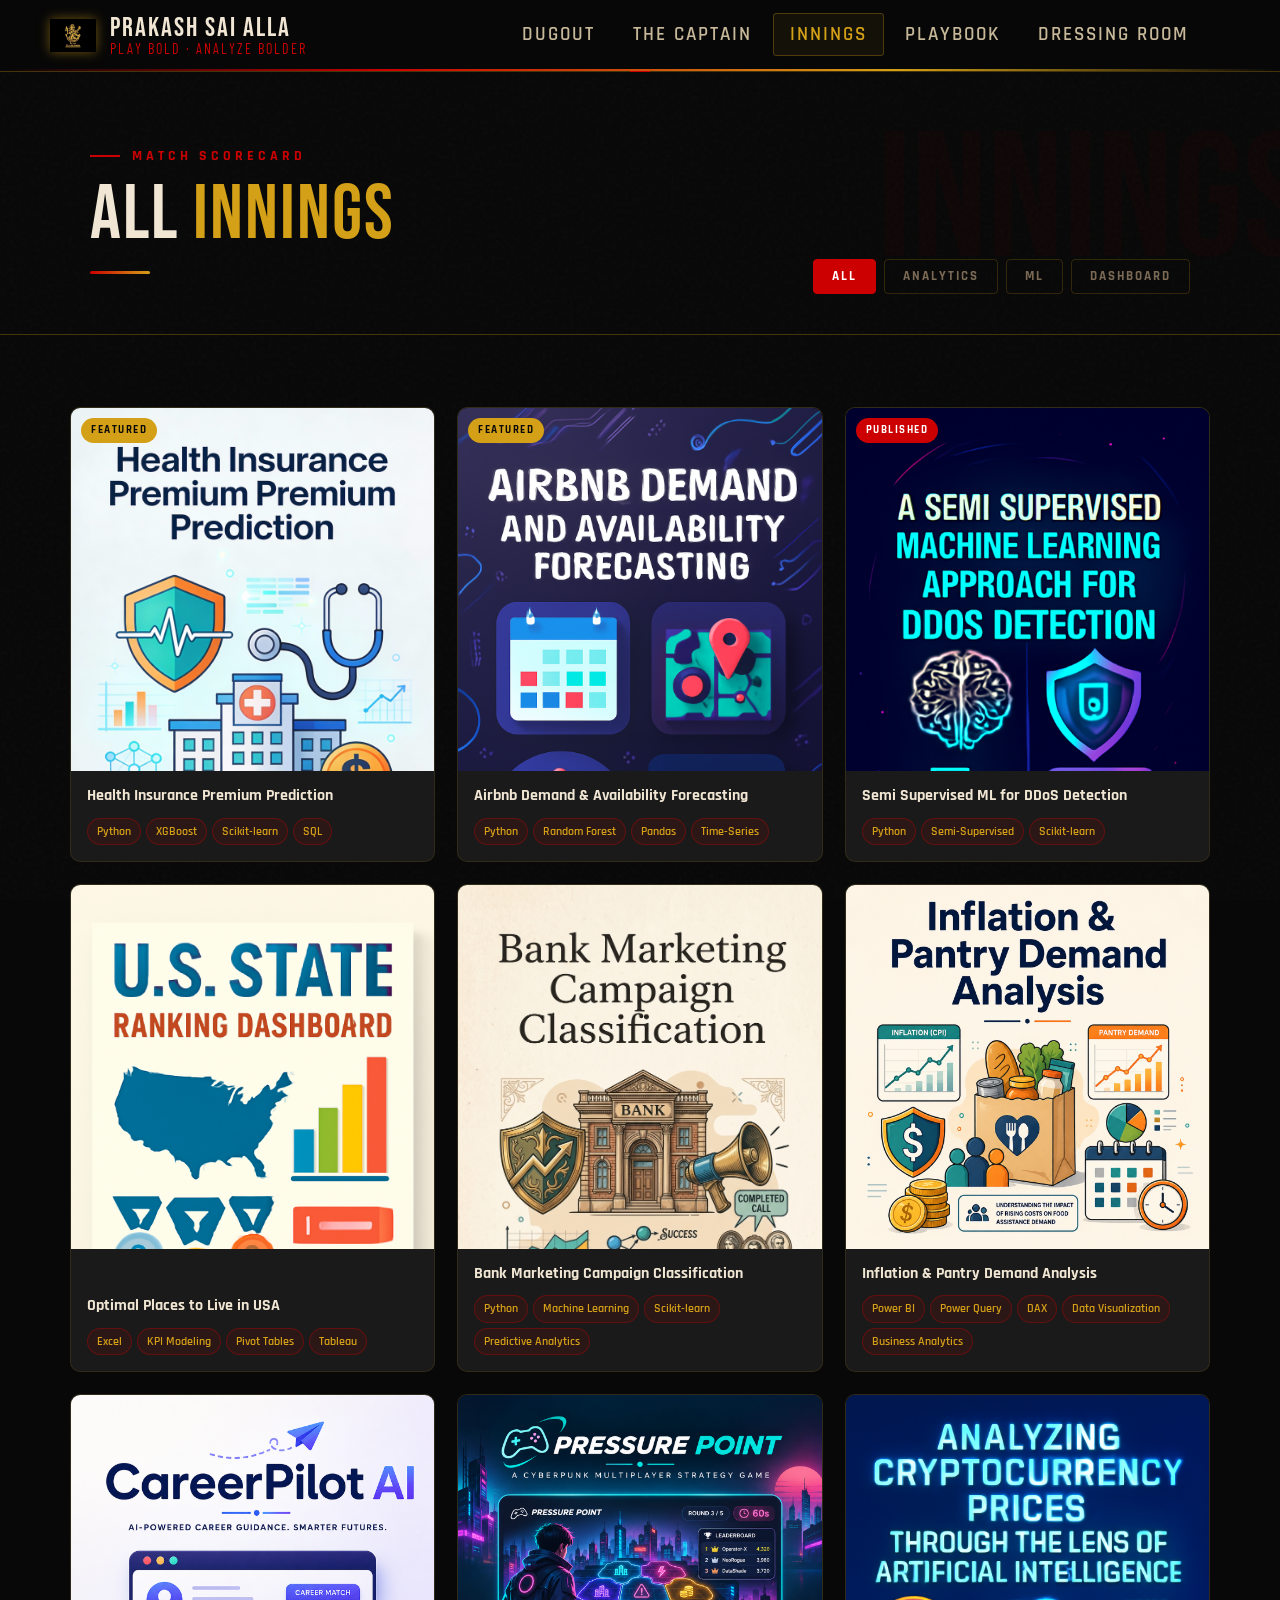
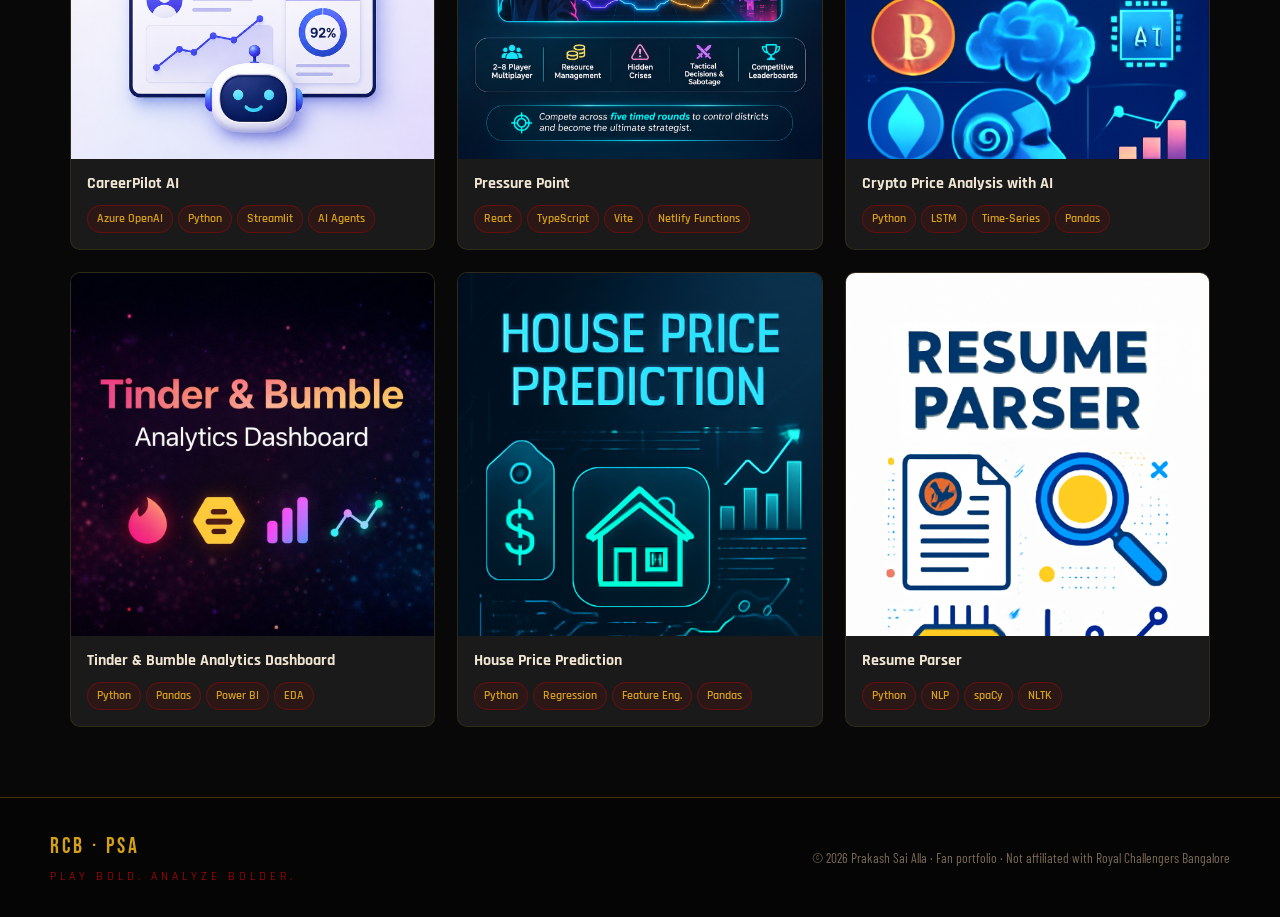
<file: innings.html>
<!DOCTYPE html>
<html lang="en">
<head>
  <meta charset="UTF-8">
  <meta name="viewport" content="width=device-width, initial-scale=1.0">
  <title>Innings · Prakash Sai Alla</title>
    <link rel="icon" type="image/png" href="[data-uri]">
  <link rel="stylesheet" href="assets/styles.css">
  <link rel="stylesheet" href="https://cdnjs.cloudflare.com/ajax/libs/font-awesome/6.5.0/css/all.min.css">
  <style>
    .page-hero {
      padding: 10px 50px 24px;
      position: relative;
      overflow: hidden;
      border-bottom: 1px solid var(--rcb-line);
      top: var(--nav-h);
      padding-top: var(--nav-h)
    }

    .page-hero::before {
      content: 'INNINGS';
      position: absolute;
      right: -30px; top: 50%;
      transform: translateY(-50%);
      font-family: var(--font-display);
      font-size: clamp(5rem, 14vw, 12rem);
      color: rgba(204,0,0,0.04);
      line-height: 1;
      pointer-events: none;
    }

    .page-hero-inner { max-width: 1100px; margin: 0 auto; }

    .scoreboard-header {
      display: grid;
      grid-template-columns: 1fr auto;
      align-items: end;
      gap: 30px;
      margin-bottom: 16px;
    }

    /* Filter tabs - innings type */
    .innings-filters {
      display: flex;
      gap: 4px;
      flex-wrap: wrap;
    }

    .innings-filter {
      background: transparent;
      border: 1px solid rgba(212,160,23,0.2);
      color: var(--text-muted);
      font-family: var(--font-heading);
      font-size: 0.78rem;
      font-weight: 700;
      letter-spacing: 2px;
      text-transform: uppercase;
      padding: 7px 16px;
      cursor: pointer;
      transition: all 0.3s;
    }

    .innings-filter:hover,
    .innings-filter.active {
      background: var(--rcb-red);
      border-color: var(--rcb-red);
      color: #fff;
    }

    /* ── Project Grid- same structure as professional portfolio ── */
    .matches-grid {
      padding: 36px 50px 70px;
      max-width: 1240px;
      margin: 0 auto;
      padding-top: var(--nav-h);
    }

    .matches-list {
      display: grid;
      grid-template-columns: repeat(3, 1fr);
      gap: 22px;
      padding-top: var(--nav-h);
    }

    .match-card {
      position: relative;
      background: var(--rcb-card);
      border-radius: 10px;
      overflow: hidden;
      border: 1px solid rgba(212,160,23,0.12);
      transition: transform 0.3s, box-shadow 0.3s;
      display: flex;
      flex-direction: column;
    }

    .match-card:hover {
      transform: translateY(-6px);
      box-shadow: 0 0 28px rgba(204,0,0,0.25);
      border-color: rgba(204,0,0,0.35);
    }

    /* Square image - exactly like pro portfolio */
    .match-card-img {
      width: 100%;
      aspect-ratio: 1 / 1;
      overflow: hidden;
      position: relative;
      background: #0d0d0d;
      flex-shrink: 0;
    }

    .match-card-img img {
      width: 100%;
      height: 100%;
      object-fit: cover;
      object-position: center top;
      transition: transform 0.35s ease;
    }

    .match-card:hover .match-card-img img { transform: scale(1.06); }

    /* Dark overlay on hover */
    .match-card-img-overlay {
      position: absolute;
      inset: 0;
      background: rgba(0,0,0,0.68);
      opacity: 0;
      transition: opacity 0.3s;
      z-index: 1;
    }

    .match-card:hover .match-card-img-overlay { opacity: 1; }

    /* Description that appears on hover */
    .match-desc-hover {
      position: absolute;
      inset: 0;
      display: flex;
      align-items: center;
      justify-content: center;
      padding: 18px;
      text-align: center;
      color: #fff;
      font-family: var(--font-body);
      font-size: 0.88rem;
      line-height: 1.55;
      opacity: 0;
      transform: translateY(8px);
      transition: all 0.3s ease;
      z-index: 2;
      pointer-events: none;
    }

    .match-card:hover .match-desc-hover {
      opacity: 1;
      transform: translateY(0);
    }

    /* Badge (Featured / Published) */
    .match-badge {
      position: absolute;
      top: 10px;
      left: 10px;
      z-index: 3;
      font-family: var(--font-heading);
      font-size: 0.68rem;
      font-weight: 700;
      letter-spacing: 1.5px;
      text-transform: uppercase;
      padding: 3px 10px;
      border-radius: 20px;
    }
    .badge-featured { background: var(--rcb-gold); color: #0a0a0a; }
    .badge-published { background: var(--rcb-red); color: #fff; }

    /* Body below image */
    .match-card-body {
      padding: 14px 16px 16px;
      margin-top: auto;
    }

    .match-title {
      font-family: var(--font-heading);
      font-size: 1rem;
      font-weight: 700;
      color: var(--text-primary);
      margin-bottom: 10px;
      line-height: 1.4;
    }

    /* Tech tags in RCB colours */
    .match-tech-tags {
      display: flex;
      flex-wrap: wrap;
      gap: 5px;
    }

    .match-tag {
      background: rgba(204,0,0,0.10);
      border: 1px solid rgba(204,0,0,0.35);
      color: var(--rcb-gold);
      font-family: var(--font-heading);
      font-size: 0.72rem;
      font-weight: 600;
      padding: 3px 9px;
      border-radius: 20px;
    }

    /* Filter tabs */
    .innings-filters {
      display: flex;
      gap: 8px;
      flex-wrap: wrap;
      margin-top: 20px;
    }

    .innings-filter {
      font-family: var(--font-heading);
      font-size: 0.82rem;
      font-weight: 700;
      letter-spacing: 2px;
      text-transform: uppercase;
      padding: 8px 18px;
      background: transparent;
      border: 1px solid rgba(212,160,23,0.2);
      color: var(--text-muted);
      transition: all 0.3s;
      border-radius: 4px;
    }

    .innings-filter:hover,
    .innings-filter.active {
      background: var(--rcb-red);
      border-color: var(--rcb-red);
      color: #fff;
    }

    @media (max-width: 900px) {
      .matches-list { grid-template-columns: repeat(2, 1fr); }
      .matches-grid { padding: 30px 24px 50px; }
    }

    @media (max-width: 600px) {
      .matches-list { grid-template-columns: 1fr; }
    }

  </style>
</head>
<body>

<div id="scroll-progress"></div>
<canvas id="confetti-canvas"></canvas>
<div id="easter-egg-flash" class="easter-egg-flash"></div>

<!-- Loading Screen -->
<div id="loading-screen">
  <img src="assets/images/rcb-logo-dark.png" alt="RCB"
       style="width:110px;height:auto;filter:drop-shadow(0 0 28px rgba(212,160,23,0.75));animation:crestFloat 4s ease-in-out infinite;">
  <div class="loader-motto">Play Bold · Analyze Bolder</div>
  <div class="loader-bar-wrap"><div class="loader-bar"></div></div>
</div>

<!-- Header -->
<header class="main-header">
  <nav class="navbar">
    <a href="index.html" class="nav-brand">
      <img src="assets/images/rcb-logo-dark.png" alt="RCB" style="width:46px;height:auto;filter:drop-shadow(0 0 6px rgba(212,160,23,0.5));">
      <div class="nav-brand-text">
        <span class="nav-brand-name">PRAKASH SAI ALLA</span>
        <span class="nav-brand-sub">Play Bold · Analyze Bolder</span>
      </div>
    </a>
    <ul class="nav-links">
      <li><a href="index.html">Dugout</a></li>
      <li><a href="captain.html">The Captain</a></li>
      <li><a href="innings.html" class="current">Innings</a></li>
      <li><a href="playbook.html">Playbook</a></li>
      <li><a href="dressing-room.html">Dressing Room</a></li>
    </ul>
    <div class="nav-controls">
      <button class="hamburger" id="hamburger"><span></span><span></span><span></span></button>
    </div>
  </nav>
</header>

<ul class="mobile-nav" id="mobile-nav">
  <li><a href="index.html">Dugout</a></li>
  <li><a href="captain.html">The Captain</a></li>
  <li><a href="innings.html" class="current">Innings</a></li>
  <li><a href="playbook.html">Playbook</a></li>
  <li><a href="dressing-room.html">Dressing Room</a></li>
</ul>

<section class="page-hero">
  <div class="page-hero-inner">
    <div class="scoreboard-header">
      <div>
        <div class="section-label">Match Scorecard</div>
        <div class="section-heading">ALL <em>INNINGS</em></div>
        <div class="gold-divider"></div>
      </div>
      <div class="innings-filters">
        <button class="innings-filter active" data-filter="all">All</button>
        <button class="innings-filter" data-filter="analytics">Analytics</button>
        <button class="innings-filter" data-filter="ml">ML</button>
        <button class="innings-filter" data-filter="dashboard">Dashboard</button>
      </div>
    </div>
  </div>
</section>

<section class="matches-grid">
  <div class="matches-list">

    <div class="match-card analytics ml" data-reveal>
      <span class="match-badge badge-featured">Featured</span>
      <a href="https://github.com/prakashsaialla/Predicting-Health-Insurance-Premiums-Using-Machine-Learning" target="_blank" style="display:block;text-decoration:none;color:inherit;">
        <div class="match-card-img">
          <img src="assets/images/projects/health.png" alt="Health Insurance">
          <div class="match-card-img-overlay"></div>
          <div class="match-desc-hover">XGBoost model (R²=0.84) predicting annual premiums using 10+ demographic and medical risk factors - comparable to actuarial benchmarks.</div>
        </div>
      </a>
      <div class="match-card-body">
        <div class="match-title">Health Insurance Premium Prediction</div>
        <div class="match-tech-tags">
          <span class="match-tag">Python</span><span class="match-tag">XGBoost</span><span class="match-tag">Scikit-learn</span><span class="match-tag">SQL</span>
        </div>
      </div>
    </div>

    <div class="match-card analytics ml" data-reveal>
      <span class="match-badge badge-featured">Featured</span>
      <a href="https://github.com/prakashsaialla/Airbnb-Demand-and-Availability-Amsterdam" target="_blank" style="display:block;text-decoration:none;color:inherit;">
        <div class="match-card-img">
          <img src="assets/images/projects/airbnb.png" alt="Airbnb">
          <div class="match-card-img-overlay"></div>
          <div class="match-desc-hover">Forecasted Airbnb booking demand across 50,000+ listings using Random Forest with engineered seasonal features - 90% accuracy.</div>
        </div>
      </a>
      <div class="match-card-body">
        <div class="match-title">Airbnb Demand & Availability Forecasting</div>
        <div class="match-tech-tags">
          <span class="match-tag">Python</span><span class="match-tag">Random Forest</span><span class="match-tag">Pandas</span><span class="match-tag">Time-Series</span>
        </div>
      </div>
    </div>

    <div class="match-card ml" data-reveal>
      <span class="match-badge badge-published">Published</span>
      <a href="https://github.com/prakashsaialla/A-Semi-Supervised-Machine-Learning-Approach-for-DDoS-Detection" target="_blank" style="display:block;text-decoration:none;color:inherit;">
        <div class="match-card-img">
          <img src="assets/images/projects/ddos.png" alt="DDoS Detection">
          <div class="match-card-img-overlay"></div>
          <div class="match-desc-hover">Published research. Semi Supervised ML for real time anomaly detection achieving 94.8% accuracy across network traffic datasets.</div>
        </div>
      </a>
      <div class="match-card-body">
        <div class="match-title">Semi Supervised ML for DDoS Detection</div>
        <div class="match-tech-tags">
          <span class="match-tag">Python</span><span class="match-tag">Semi-Supervised</span><span class="match-tag">Scikit-learn</span>
        </div>
      </div>
    </div>

    <div class="match-card dashboard analytics" data-reveal>
      <a href="https://github.com/prakashsaialla/Optimal-Places-to-Live-in-the-USA" target="_blank" style="display:block;text-decoration:none;color:inherit;">
        <div class="match-card-img">
          <img src="assets/images/projects/usa.png" alt="USA Dashboard">
          <div class="match-card-img-overlay"></div>
          <div class="match-desc-hover">Weighted KPI scoring across 10+ socioeconomic indicators to rank all 50 U.S. states. Top 5 scored 30%+ above national median.</div>
        </div>
      </a>
      <div class="match-card-body">
        <div class="match-title">Optimal Places to Live in USA</div>
        <div class="match-tech-tags">
          <span class="match-tag">Excel</span><span class="match-tag">KPI Modeling</span><span class="match-tag">Pivot Tables</span><span class="match-tag">Tableau</span>
        </div>
      </div>
    </div>

    <div class="match-card analytics ml" data-reveal>
      <a href="https://github.com/prakashsaialla/Bank-Marketing-Campaign-Classification" target="_blank" style="display:block;text-decoration:none;color:inherit;">
        <div class="match-card-img">
          <img src="assets/images/projects/bank.png" alt="Bank Marketing Project">
          <div class="match-card-img-overlay"></div>
          <div class="match-desc-hover">Built supervised ML models on 10,000+ banking records to predict customer subscription likelihood and optimize marketing campaign targeting strategies.</div>
        </div>
      </a>
      <div class="match-card-body">
        <div class="match-title">Bank Marketing Campaign Classification</div>
        <div class="match-tech-tags">
          <span class="match-tag">Python</span><span class="match-tag">Machine Learning</span><span class="match-tag">Scikit-learn</span><span class="match-tag">Predictive Analytics</span>
        </div>
      </div>
    </div>

    <div class="match-card analytics dashboard" data-reveal>
      <a href="https://github.com/prakashsaialla/Inflation-and-Pantry-Demand-Analysis" target="_blank" style="display:block;text-decoration:none;color:inherit;">
        <div class="match-card-img">
          <img src="assets/images/projects/pantry-dashboard.png" alt="Inflation & Pantry Demand Analysis">
          <div class="match-card-img-overlay"></div>
          <div class="match-desc-hover">
            Built an interactive Power BI dashboard combining Amherst Survival Center pantry data and Boston CPI data to analyze the relationship between inflation, food insecurity, and community demand for food assistance services.
          </div>
        </div>
      </a>
      <div class="match-card-body">
        <div class="match-title">Inflation & Pantry Demand Analysis</div>
        <div class="match-tech-tags">
          <span class="match-tag">Power BI</span>
          <span class="match-tag">Power Query</span>
          <span class="match-tag">DAX</span>
          <span class="match-tag">Data Visualization</span>
          <span class="match-tag">Business Analytics</span>
        </div>
      </div>
    </div>


  <div class="match-card ai analytics" data-reveal>
      <a href="https://github.com/prakashsaialla/CareerPilot-AI" target="_blank" style="display:block;text-decoration:none;color:inherit;">
        <div class="match-card-img">
          <img src="assets/images/projects/careerpilot.png" alt="CareerPilot AI">
          <div class="match-card-img-overlay"></div>
          <div class="match-desc-hover">
            Multi-agent AI career coaching platform that analyzes resumes, identifies skill gaps, generates interview preparation plans, and creates personalized career roadmaps using Azure OpenAI.
          </div>
        </div>
      </a>
      <div class="match-card-body">
        <div class="match-title">CareerPilot AI</div>
        <div class="match-tech-tags">
          <span class="match-tag">Azure OpenAI</span>
          <span class="match-tag">Python</span>
          <span class="match-tag">Streamlit</span>
          <span class="match-tag">AI Agents</span>
        </div>
      </div>
    </div>


    <!-- Pressure Point -->
    <div class="match-card game" data-reveal>
      <a href="https://github.com/prakashsaialla/Pressure_Point" target="_blank" style="display:block;text-decoration:none;color:inherit;">
        <div class="match-card-img">
          <img src="assets/images/projects/pressurepoint.png" alt="Pressure Point">
          <div class="match-card-img-overlay"></div>
          <div class="match-desc-hover">
            Cyberpunk multiplayer strategy game for 2–8 players featuring resource management, hidden crises, tactical decisions, sabotage, and competitive leaderboards. Players compete across five timed rounds to control districts and become the ultimate strategist.
          </div>
        </div>
      </a>
      <div class="match-card-body">
        <div class="match-title">Pressure Point</div>
        <div class="match-tech-tags">
          <span class="match-tag">React</span>
          <span class="match-tag">TypeScript</span>
          <span class="match-tag">Vite</span>
          <span class="match-tag">Netlify Functions</span>
        </div>
      </div>
    </div>


    <div class="match-card analytics ml" data-reveal>
      <a href="https://github.com/prakashsaialla/Analyzing-Crypto-Currency-Prices-through-the-Lens-of-Artificial-Intelligence" target="_blank" style="display:block;text-decoration:none;color:inherit;">
        <div class="match-card-img">
          <img src="assets/images/projects/crypto.png" alt="Crypto Analysis">
          <div class="match-card-img-overlay"></div>
          <div class="match-desc-hover">LSTM and time series forecasting to analyze cryptocurrency market volatility, trends and price elasticity across multiple digital assets.</div>
        </div>
      </a>
      <div class="match-card-body">
        <div class="match-title">Crypto Price Analysis with AI</div>
        <div class="match-tech-tags">
          <span class="match-tag">Python</span><span class="match-tag">LSTM</span><span class="match-tag">Time-Series</span><span class="match-tag">Pandas</span>
        </div>
      </div>
    </div>

    <div class="match-card dashboard analytics" data-reveal>
      <a href="https://github.com/prakashsaialla/Dating-App-User-Behavior-Dashboard" target="_blank" style="display:block;text-decoration:none;color:inherit;">
        <div class="match-card-img">
          <img src="assets/images/projects/tinder.png" alt="Dating Dashboard">
          <div class="match-card-img-overlay"></div>
          <div class="match-desc-hover">Full analytics dashboard on dating app data - swipe rates, match ratios, response time trends. The data was conclusive. So was the pain.</div>
        </div>
      </a>
      <div class="match-card-body">
        <div class="match-title">Tinder & Bumble Analytics Dashboard</div>
        <div class="match-tech-tags">
          <span class="match-tag">Python</span><span class="match-tag">Pandas</span><span class="match-tag">Power BI</span><span class="match-tag">EDA</span>
        </div>
      </div>
    </div>

    <div class="match-card analytics ml" data-reveal>
      <a href="https://github.com/prakashsaialla/House-Price-Prediction" target="_blank" style="display:block;text-decoration:none;color:inherit;">
        <div class="match-card-img">
          <img src="assets/images/projects/house.png" alt="House Price">
          <div class="match-card-img-overlay"></div>
          <div class="match-desc-hover">Regression model predicting house prices with advanced feature engineering and a production ready preprocessing pipeline.</div>
        </div>
      </a>
      <div class="match-card-body">
        <div class="match-title">House Price Prediction</div>
        <div class="match-tech-tags">
          <span class="match-tag">Python</span><span class="match-tag">Regression</span><span class="match-tag">Feature Eng.</span><span class="match-tag">Pandas</span>
        </div>
      </div>
    </div>

    <div class="match-card ml" data-reveal>
      <a href="https://github.com/prakashsaialla/Resume-Parser" target="_blank" style="display:block;text-decoration:none;color:inherit;">
        <div class="match-card-img">
          <img src="assets/images/projects/resume.png" alt="Resume Parser">
          <div class="match-card-img-overlay"></div>
          <div class="match-desc-hover">NLP powered parser that auto extracts skills, experience and education from unstructured resume text. Built during PHN Technologies internship.</div>
        </div>
      </a>
      <div class="match-card-body">
        <div class="match-title">Resume Parser</div>
        <div class="match-tech-tags">
          <span class="match-tag">Python</span><span class="match-tag">NLP</span><span class="match-tag">spaCy</span><span class="match-tag">NLTK</span>
        </div>
      </div>
    </div>

  </div>
</section>

<footer>
  <div>
    <div class="footer-brand">RCB · PSA</div>
    <div class="footer-motto">Play Bold. Analyze Bolder.</div>
  </div>
  <p>© 2026 Prakash Sai Alla · Fan portfolio · Not affiliated with Royal Challengers Bangalore</p>
</footer>

<script src="assets/script.js"></script>
<script>
  const filters = document.querySelectorAll('.innings-filter');
  const cards   = document.querySelectorAll('.match-card');
  filters.forEach(btn => {
    btn.addEventListener('click', () => {
      filters.forEach(b => b.classList.remove('active'));
      btn.classList.add('active');
      const f = btn.dataset.filter;
      cards.forEach(c => {
        c.style.display = (f === 'all' || c.classList.contains(f)) ? '' : 'none';
      });
    });
  });
</script>
</body>
</html>
</file>
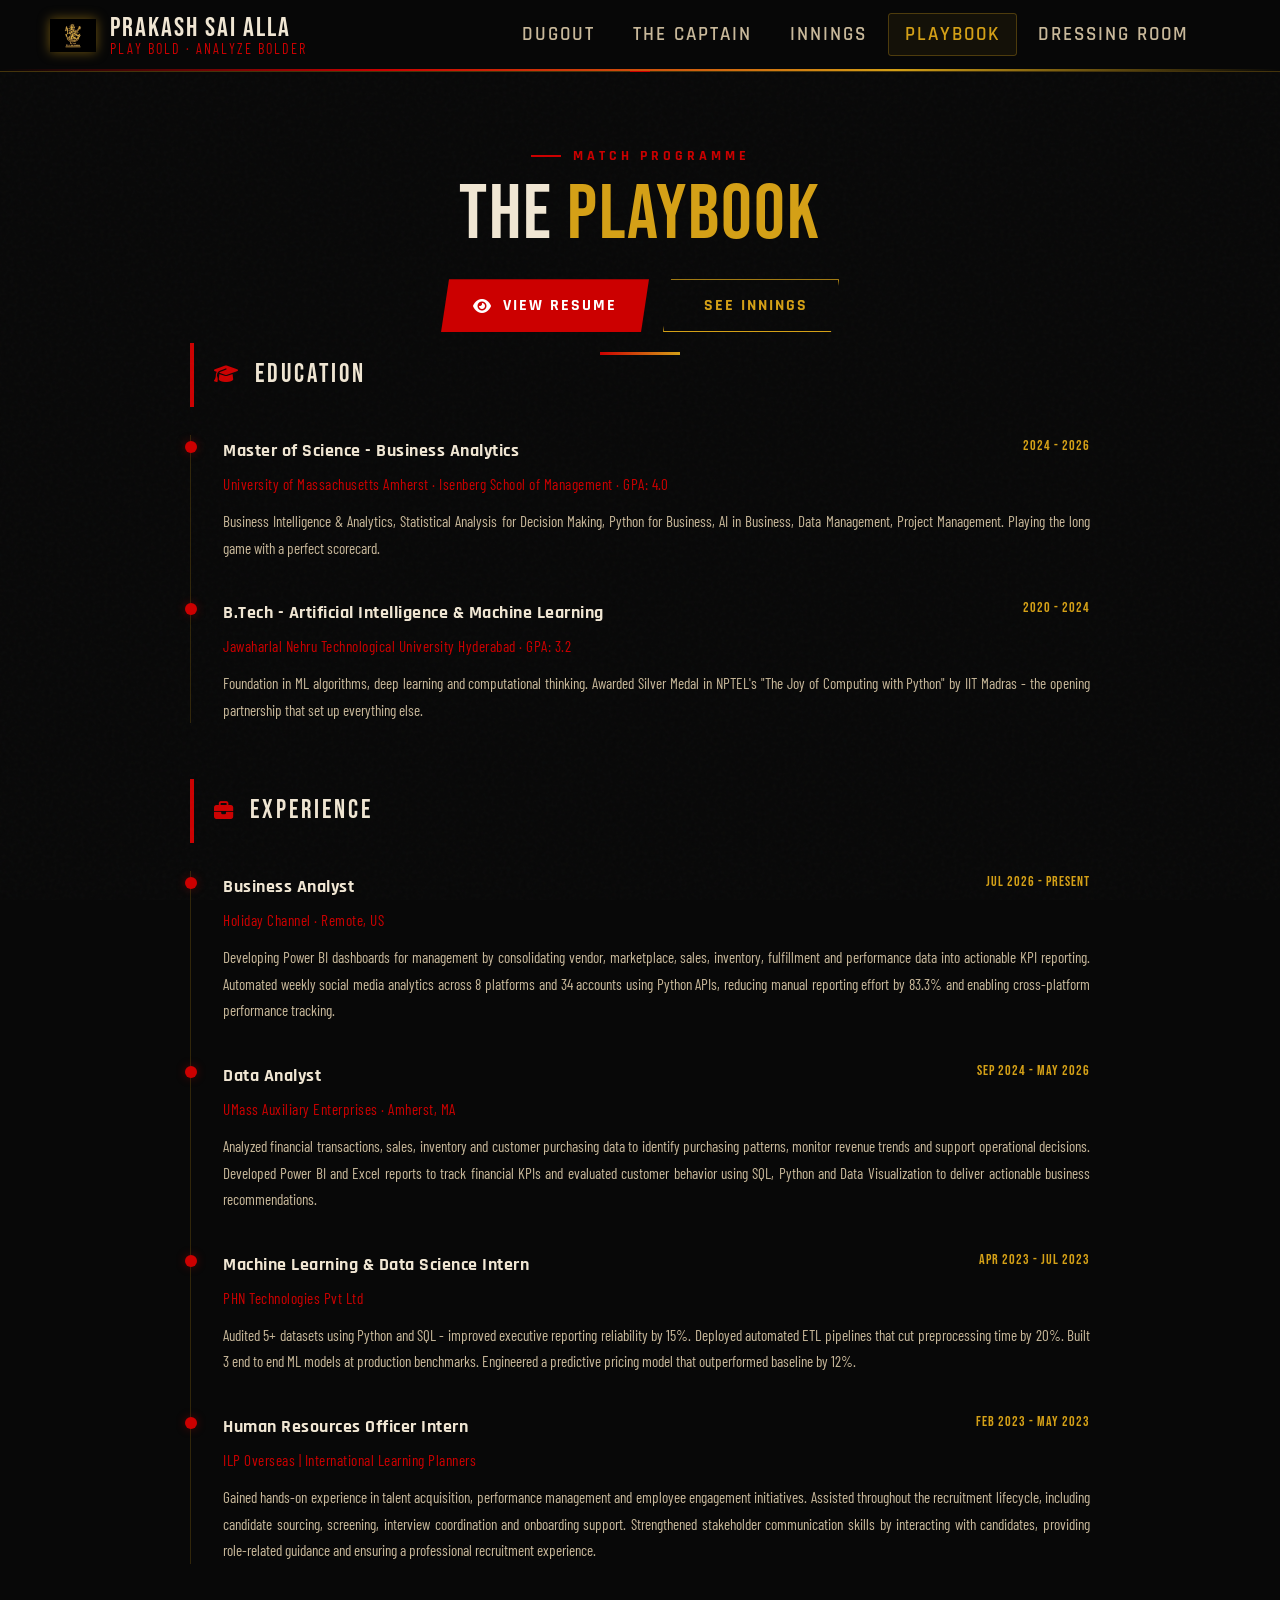
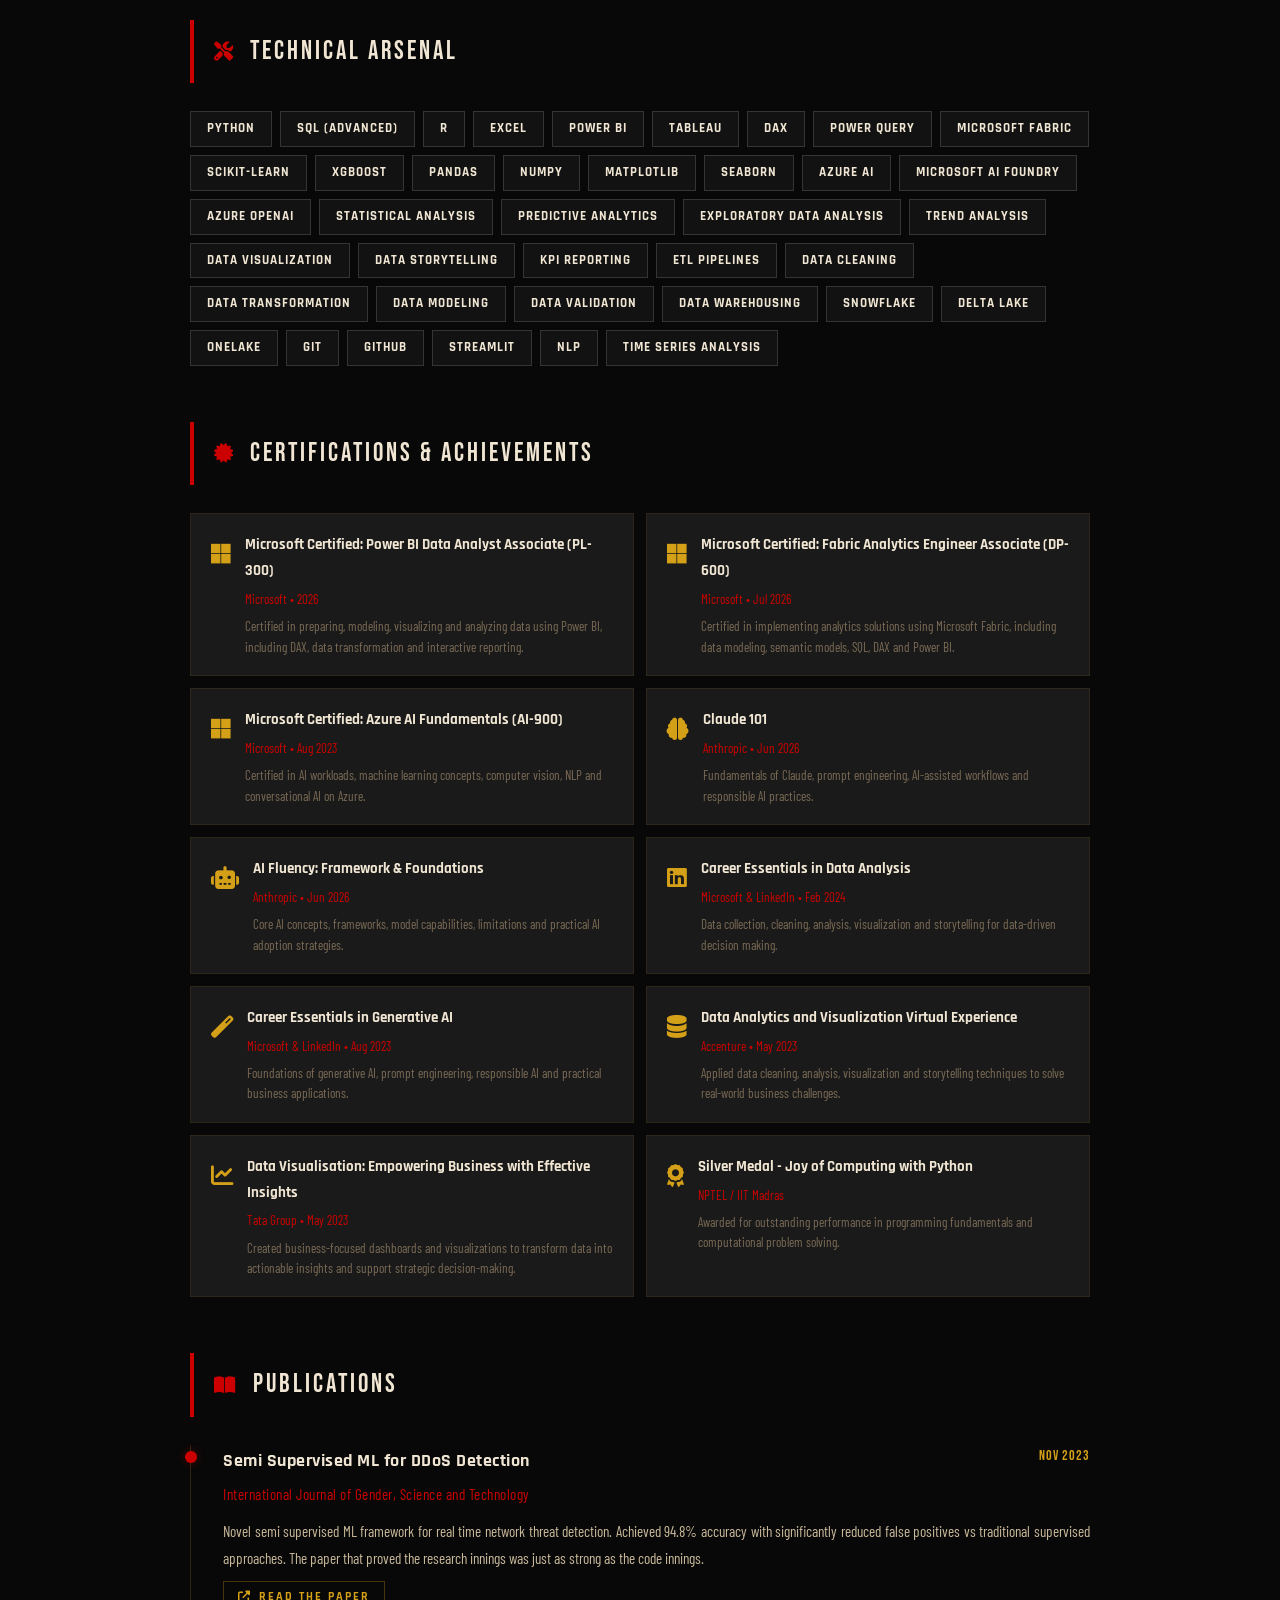
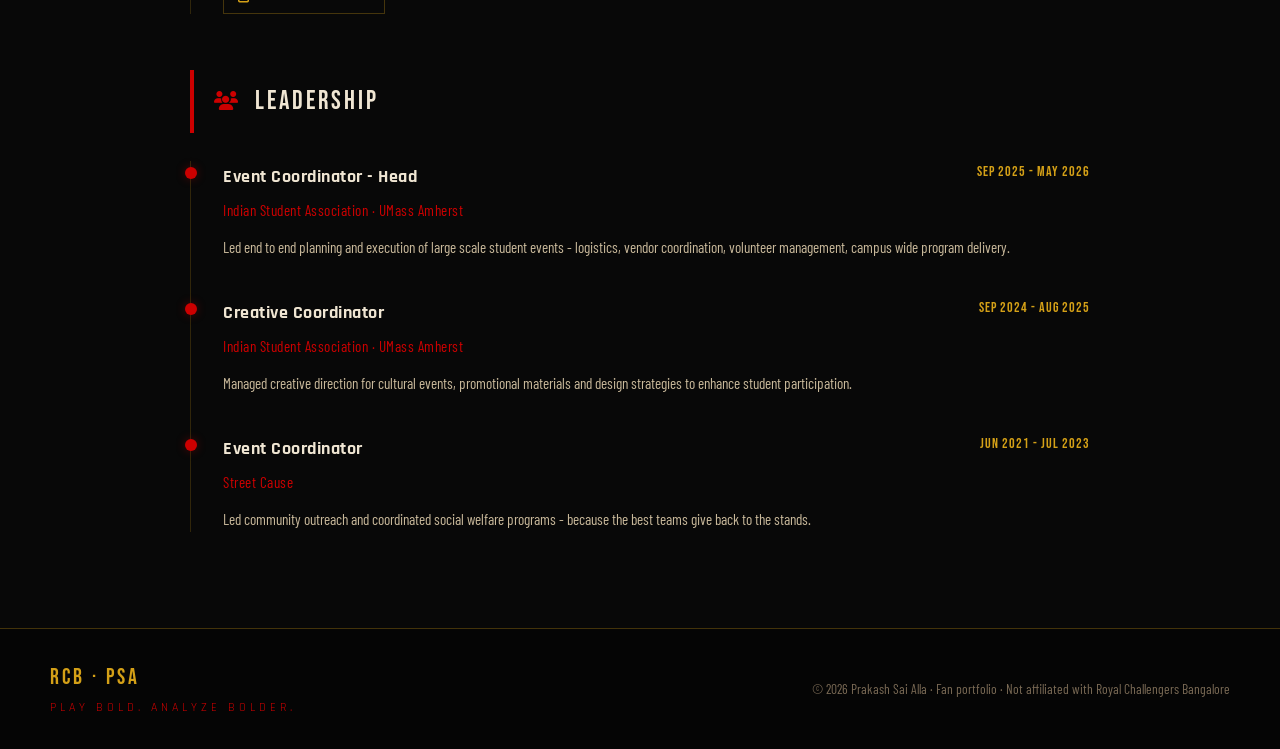
<file: playbook.html>
<!DOCTYPE html>
<html lang="en">
<head>
  <meta charset="UTF-8">
  <meta name="viewport" content="width=device-width, initial-scale=1.0">
  <title>Playbook · Prakash Sai Alla</title>
    <link rel="icon" type="image/png" href="[data-uri]">
  <link rel="stylesheet" href="assets/styles.css">
  <link rel="stylesheet" href="https://cdnjs.cloudflare.com/ajax/libs/font-awesome/6.5.0/css/all.min.css">
  <style>
    .playbook-wrap {
      max-width: 1000px;
      margin: 0 auto;
      padding: 0 50px 40px;
      padding-top: var(--nav-h);
    }

    .playbook-header {
      text-align: center;
      margin-bottom: 60px;
      position: relative;
    }

    .playbook-header::after {
      content: '';
      display: block;
      width: 80px; height: 3px;
      background: linear-gradient(90deg, var(--rcb-red), var(--rcb-gold));
      margin: 20px auto 0;
    }

    .download-row {
      display: flex;
      justify-content: center;
      gap: 14px;
      margin-top: 28px;
      flex-wrap: wrap;
    }

    /* Section block */
    .pb-section { margin-bottom: 56px; }

    .pb-section-title {
      font-family: var(--font-display);
      font-size: 1.6rem;
      letter-spacing: 3px;
      color: var(--text-primary);
      padding: 10px 0 10px 20px;
      border-left: 4px solid var(--rcb-red);
      margin-bottom: 28px;
      display: flex;
      align-items: center;
      gap: 14px;
    }

    .pb-section-title i { color: var(--rcb-red); font-size: 1.2rem; }

    /* Timeline */
    .pb-timeline {
      position: relative;
      padding-left: 32px;
      border-left: 1px solid rgba(212,160,23,0.2);
    }

    .pb-item {
      position: relative;
      margin-bottom: 36px;
      opacity: 0;
      transform: translateX(-20px);
      transition: all 0.6s var(--ease);
    }

    .pb-item.revealed {
      opacity: 1;
      transform: translateX(0);
    }

    .pb-item::before {
      content: '';
      position: absolute;
      left: -38px; top: 6px;
      width: 12px; height: 12px;
      background: var(--rcb-red);
      border-radius: 50%;
      box-shadow: 0 0 10px var(--rcb-red-glow);
    }

    .pb-item-header {
      display: flex;
      align-items: flex-start;
      justify-content: space-between;
      gap: 16px;
      flex-wrap: wrap;
      margin-bottom: 6px;
    }

    .pb-item-title {
      font-family: var(--font-heading);
      font-size: 1.15rem;
      font-weight: 700;
      color: var(--text-primary);
      letter-spacing: 0.5px;
    }

    .pb-item-date {
      font-family: var(--font-display);
      font-size: 0.85rem;
      color: var(--rcb-gold);
      white-space: nowrap;
      letter-spacing: 1px;
    }

    .pb-item-org {
      font-family: var(--font-body);
      font-size: 0.95rem;
      color: var(--rcb-red);
      margin-bottom: 10px;
      letter-spacing: 0.5px;
    }

    .pb-item-desc {
      font-size: 0.95rem;
      color: var(--text-secondary);
      line-height: 1.75;
      text-align: justify;
    }

    .pub-link {
      display: inline-flex;
      align-items: center;
      gap: 7px;
      margin-top: 10px;
      font-family: var(--font-heading);
      font-size: 0.75rem;
      font-weight: 700;
      letter-spacing: 2px;
      text-transform: uppercase;
      color: var(--rcb-gold);
      border: 1px solid rgba(212,160,23,0.3);
      padding: 5px 14px;
      transition: all 0.3s;
    }

    .pub-link:hover { background: rgba(212,160,23,0.08); }

    /* Skill chips */
    .chip-grid {
      display: flex;
      flex-wrap: wrap;
      gap: 8px;
    }

    .chip {
      font-family: var(--font-heading);
      font-size: 0.8rem;
      font-weight: 700;
      letter-spacing: 1px;
      text-transform: uppercase;
      padding: 6px 16px;
      border: 1px solid rgba(255,255,255,0.15);
      color: var(--text-primary);
      background: rgba(255,255,255,0.04);
      transition: all 0.3s;
    }

    .chip:hover {
      border-color: var(--rcb-red);
      color: var(--rcb-red);
      background: rgba(204,0,0,0.06);
    }

    /* Cert cards */
    .cert-grid {
      display: grid;
      grid-template-columns: 1fr 1fr;
      gap: 12px;
    }

    .cert-card {
      background: var(--rcb-card);
      border: 1px solid rgba(212,160,23,0.1);
      padding: 18px 20px;
      display: flex;
      gap: 14px;
      align-items: flex-start;
      transition: border-color 0.3s;
    }

    .cert-card:hover { border-color: rgba(204,0,0,0.3); }

    .cert-icon {
      font-size: 1.4rem;
      color: var(--rcb-gold);
      flex-shrink: 0;
      margin-top: 2px;
    }

    .cert-name {
      font-family: var(--font-heading);
      font-weight: 700;
      font-size: 0.95rem;
      color: var(--text-primary);
      margin-bottom: 4px;
    }

    .cert-org {
      font-size: 0.82rem;
      color: var(--rcb-red);
    }

    .cert-desc {
      font-size: 0.82rem;
      color: var(--text-muted);
      margin-top: 6px;
      line-height: 1.55;
    }

    @media (max-width: 768px) {
      .playbook-wrap { padding-left: 24px; padding-right: 24px; }
      .cert-grid { grid-template-columns: 1fr; }
      .pb-item-header { flex-direction: column; gap: 4px; }
    }
  </style>
</head>
<body>

<!-- Scroll progress -->
<div id="scroll-progress"></div>
<!-- Confetti -->
<canvas id="confetti-canvas"></canvas>
<!-- Easter egg -->
<div id="easter-egg-flash" class="easter-egg-flash"></div>

</div>
<div id="loading-screen">
  <img src="assets/images/rcb-logo-dark.png" alt="RCB"
       style="width:110px;height:auto;filter:drop-shadow(0 0 28px rgba(212,160,23,0.75));animation:crestFloat 4s ease-in-out infinite;">
  <div class="loader-motto">Play Bold · Analyze Bolder</div>
  <div class="loader-bar-wrap"><div class="loader-bar"></div></div>
</div>

<header class="main-header" >
  <nav class="navbar">
    <a href="index.html" class="nav-brand">
      <img src="assets/images/rcb-logo-dark.png" alt="RCB" style="width:46px;height:auto;filter:drop-shadow(0 0 6px rgba(212,160,23,0.5));">
      <div class="nav-brand-text">
        <span class="nav-brand-name">PRAKASH SAI ALLA</span>
        <span class="nav-brand-sub">Play Bold · Analyze Bolder</span>
      </div>
    </a>
    <ul class="nav-links">
      <li><a href="index.html">Dugout</a></li>
      <li><a href="captain.html">The Captain</a></li>
      <li><a href="innings.html">Innings</a></li>
      <li><a href="playbook.html" class="current">Playbook</a></li>
      <li><a href="dressing-room.html">Dressing Room</a></li>
    </ul>
    <div class="nav-controls">
      <button class="hamburger" id="hamburger"><span></span><span></span><span></span></button>
    </div>
  </nav>
</header>

<ul class="mobile-nav" id="mobile-nav" >
  <li><a href="index.html">Dugout</a></li>
  <li><a href="captain.html">The Captain</a></li>
  <li><a href="innings.html">Innings</a></li>
  <li><a href="playbook.html" class="current">Playbook</a></li>
  <li><a href="dressing-room.html">Dressing Room</a></li>
</ul>

<div class="playbook-wrap">

  <div class="playbook-header position-relative">
    <div class="section-label" style="justify-content:center;">Match Programme</div>
    <div class="section-heading">THE <em>PLAYBOOK</em></div>
    <div class="download-row">
      <a href="Prakash_Sai_Alla_Resume.pdf" target="_blank" class="btn-rcb"><i class="fas fa-eye"></i> View Resume</a>
      <a href="innings.html" class="btn-rcb-outline"><i class="fas fa-cricket-ball"></i> See Innings</a>
    </div>
  </div>

  <!-- Education -->
  <div class="pb-section">
    <div class="pb-section-title"><i class="fas fa-graduation-cap"></i> EDUCATION</div>
    <div class="pb-timeline">
      <div class="pb-item" data-reveal>
        <div class="pb-item-header">
          <div class="pb-item-title">Master of Science - Business Analytics</div>
          <div class="pb-item-date">2024 - 2026</div>
        </div>
        <div class="pb-item-org">University of Massachusetts Amherst · Isenberg School of Management · GPA: 4.0</div>
        <p class="pb-item-desc">Business Intelligence & Analytics, Statistical Analysis for Decision Making, Python for Business, AI in Business, Data Management, Project Management. Playing the long game with a perfect scorecard.</p>
      </div>
      <div class="pb-item" data-reveal>
        <div class="pb-item-header">
          <div class="pb-item-title">B.Tech - Artificial Intelligence & Machine Learning</div>
          <div class="pb-item-date">2020 - 2024</div>
        </div>
        <div class="pb-item-org">Jawaharlal Nehru Technological University Hyderabad · GPA: 3.2</div>
        <p class="pb-item-desc">Foundation in ML algorithms, deep learning and computational thinking. Awarded Silver Medal in NPTEL's "The Joy of Computing with Python" by IIT Madras - the opening partnership that set up everything else.</p>
      </div>
    </div>
  </div>

  <!-- Experience -->
  <div class="pb-section">
    <div class="pb-section-title"><i class="fas fa-briefcase"></i> EXPERIENCE</div>
    <div class="pb-timeline">
      <div class="pb-item" data-reveal>
        <div class="pb-item-header">
          <div class="pb-item-title">Business Analyst</div>
          <div class="pb-item-date">Jul 2026 - Present</div>
        </div>
        <div class="pb-item-org">Holiday Channel · Remote, US</div>
        <p class="pb-item-desc">Developing Power BI dashboards for management by consolidating vendor, marketplace, sales, inventory, fulfillment and performance data into actionable KPI reporting. Automated weekly social media analytics across 8 platforms and 34 accounts using Python APIs, reducing manual reporting effort by 83.3% and enabling cross-platform performance tracking.</p>
      </div>

      <div class="pb-item" data-reveal>
        <div class="pb-item-header">
          <div class="pb-item-title">Data Analyst</div>
          <div class="pb-item-date">Sep 2024 - May 2026</div>
        </div>
        <div class="pb-item-org">UMass Auxiliary Enterprises · Amherst, MA</div>
        <p class="pb-item-desc">Analyzed financial transactions, sales, inventory and customer purchasing data to identify purchasing patterns, monitor revenue trends and support operational decisions. Developed Power BI and Excel reports to track financial KPIs and evaluated customer behavior using SQL, Python and Data Visualization to deliver actionable business recommendations.</p>
      </div>

      <div class="pb-item" data-reveal>
        <div class="pb-item-header">
          <div class="pb-item-title">Machine Learning & Data Science Intern</div>
          <div class="pb-item-date">Apr 2023 - Jul 2023</div>
        </div>
        <div class="pb-item-org">PHN Technologies Pvt Ltd</div>
        <p class="pb-item-desc">Audited 5+ datasets using Python and SQL - improved executive reporting reliability by 15%. Deployed automated ETL pipelines that cut preprocessing time by 20%. Built 3 end to end ML models at production benchmarks. Engineered a predictive pricing model that outperformed baseline by 12%.</p>
      </div>

      <div class="pb-item" data-reveal>
        <div class="pb-item-header">
          <div class="pb-item-title">Human Resources Officer Intern</div>
          <div class="pb-item-date">Feb 2023 - May 2023</div>
        </div>
        <div class="pb-item-org">ILP Overseas | International Learning Planners</div>
        <p class="pb-item-desc">
          Gained hands-on experience in talent acquisition, performance management and employee engagement initiatives. Assisted throughout the recruitment lifecycle, including candidate sourcing, screening, interview coordination and onboarding support. Strengthened stakeholder communication skills by interacting with candidates, providing role-related guidance and ensuring a professional recruitment experience.
        </p>
      </div>
    </div>
  </div>

  <!-- Skills -->
  <div class="pb-section" data-reveal>
    <div class="pb-section-title"><i class="fas fa-tools"></i> TECHNICAL ARSENAL</div>
    <div class="chip-grid">
      <span class="chip">Python</span>
      <span class="chip">SQL (Advanced)</span>
      <span class="chip">R</span>
      <span class="chip">Excel</span>
      <span class="chip">Power BI</span>
      <span class="chip">Tableau</span>
      <span class="chip">DAX</span>
      <span class="chip">Power Query</span>
      <span class="chip">Microsoft Fabric</span>
      <span class="chip">Scikit-learn</span>
      <span class="chip">XGBoost</span>
      <span class="chip">Pandas</span>
      <span class="chip">NumPy</span>
      <span class="chip">Matplotlib</span>
      <span class="chip">Seaborn</span>
      <span class="chip">Azure AI</span>
      <span class="chip">Microsoft AI Foundry</span>
      <span class="chip">Azure OpenAI</span>
      <span class="chip">Statistical Analysis</span>
      <span class="chip">Predictive Analytics</span>
      <span class="chip">Exploratory Data Analysis</span>
      <span class="chip">Trend Analysis</span>
      <span class="chip">Data Visualization</span>
      <span class="chip">Data Storytelling</span>
      <span class="chip">KPI Reporting</span>
      <span class="chip">ETL Pipelines</span>
      <span class="chip">Data Cleaning</span>
      <span class="chip">Data Transformation</span>
      <span class="chip">Data Modeling</span>
      <span class="chip">Data Validation</span>
      <span class="chip">Data Warehousing</span>
      <span class="chip">Snowflake</span>
      <span class="chip">Delta Lake</span>
      <span class="chip">OneLake</span>
      <span class="chip">Git</span>
      <span class="chip">GitHub</span>
      <span class="chip">Streamlit</span>
      <span class="chip">NLP</span>
      <span class="chip">Time Series Analysis</span>
    </div>
  </div>

  <!-- Certifications -->
  <div class="pb-section" data-reveal>
  <div class="pb-section-title">
    <i class="fas fa-certificate"></i> CERTIFICATIONS & ACHIEVEMENTS
  </div>

  <div class="cert-grid">
      <div class="cert-card">
        <div class="cert-icon"><i class="fab fa-microsoft"></i></div>
        <div>
          <div class="cert-name">Microsoft Certified: Power BI Data Analyst Associate (PL-300)</div>
          <div class="cert-org">Microsoft • 2026</div>
          <div class="cert-desc">
            Certified in preparing, modeling, visualizing and analyzing data using Power BI, including DAX, data transformation and interactive reporting.
          </div>
        </div>
      </div>

      <div class="cert-card">
        <div class="cert-icon"><i class="fab fa-microsoft"></i></div>
        <div>
          <div class="cert-name">Microsoft Certified: Fabric Analytics Engineer Associate (DP-600)</div>
          <div class="cert-org">Microsoft • Jul 2026</div>
          <div class="cert-desc">
            Certified in implementing analytics solutions using Microsoft Fabric, including data modeling, semantic models, SQL, DAX and Power BI.
          </div>
        </div>
      </div>

      <div class="cert-card">
        <div class="cert-icon"><i class="fab fa-microsoft"></i></div>
        <div>
          <div class="cert-name">Microsoft Certified: Azure AI Fundamentals (AI-900)</div>
          <div class="cert-org">Microsoft • Aug 2023</div>
          <div class="cert-desc">
            Certified in AI workloads, machine learning concepts, computer vision, NLP and conversational AI on Azure.
          </div>
        </div>
      </div>

    <div class="cert-card">
      <div class="cert-icon"><i class="fas fa-brain"></i></div>
      <div>
        <div class="cert-name">Claude 101</div>
        <div class="cert-org">Anthropic • Jun 2026</div>
        <div class="cert-desc">
          Fundamentals of Claude, prompt engineering, AI-assisted workflows and responsible AI practices.
        </div>
      </div>
    </div>

    <div class="cert-card">
      <div class="cert-icon"><i class="fas fa-robot"></i></div>
      <div>
        <div class="cert-name">AI Fluency: Framework & Foundations</div>
        <div class="cert-org">Anthropic • Jun 2026</div>
        <div class="cert-desc">
          Core AI concepts, frameworks, model capabilities, limitations and practical AI adoption strategies.
        </div>
      </div>
    </div>

    <div class="cert-card">
      <div class="cert-icon"><i class="fab fa-linkedin"></i></div>
      <div>
        <div class="cert-name">Career Essentials in Data Analysis</div>
        <div class="cert-org">Microsoft & LinkedIn • Feb 2024</div>
        <div class="cert-desc">
          Data collection, cleaning, analysis, visualization and storytelling for data-driven decision making.
        </div>
      </div>
    </div>

    <div class="cert-card">
      <div class="cert-icon"><i class="fas fa-magic"></i></div>
      <div>
        <div class="cert-name">Career Essentials in Generative AI</div>
        <div class="cert-org">Microsoft & LinkedIn • Aug 2023</div>
        <div class="cert-desc">
          Foundations of generative AI, prompt engineering, responsible AI and practical business applications.
        </div>
      </div>
    </div>

    <div class="cert-card">
      <div class="cert-icon"><i class="fas fa-database"></i></div>
      <div>
        <div class="cert-name">Data Analytics and Visualization Virtual Experience</div>
        <div class="cert-org">Accenture • May 2023</div>
        <div class="cert-desc">
          Applied data cleaning, analysis, visualization and storytelling techniques to solve real-world business challenges.
        </div>
      </div>
    </div>

    <div class="cert-card">
      <div class="cert-icon"><i class="fas fa-chart-line"></i></div>
      <div>
        <div class="cert-name">Data Visualisation: Empowering Business with Effective Insights</div>
        <div class="cert-org">Tata Group • May 2023</div>
        <div class="cert-desc">
          Created business-focused dashboards and visualizations to transform data into actionable insights and support strategic decision-making.
        </div>
      </div>
    </div>

    <div class="cert-card">
      <div class="cert-icon"><i class="fas fa-award"></i></div>
      <div>
        <div class="cert-name">Silver Medal - Joy of Computing with Python</div>
        <div class="cert-org">NPTEL / IIT Madras</div>
        <div class="cert-desc">
          Awarded for outstanding performance in programming fundamentals and computational problem solving.
        </div>
      </div>
    </div>
  </div>
</div>

  <!-- Publications -->
  <div class="pb-section">
    <div class="pb-section-title"><i class="fas fa-book-open"></i> PUBLICATIONS</div>
    <div class="pb-timeline">
      <div class="pb-item" data-reveal>
        <div class="pb-item-header">
          <div class="pb-item-title">Semi Supervised ML for DDoS Detection</div>
          <div class="pb-item-date">Nov 2023</div>
        </div>
        <div class="pb-item-org">International Journal of Gender, Science and Technology</div>
        <p class="pb-item-desc">Novel semi supervised ML framework for real time network threat detection. Achieved 94.8% accuracy with significantly reduced false positives vs traditional supervised approaches. The paper that proved the research innings was just as strong as the code innings.</p>
        <a href="https://genderandset.open.ac.uk/index.php/genderandset/article/view/1230" target="_blank" class="pub-link"><i class="fas fa-external-link-alt"></i> Read the Paper</a>
      </div>
    </div>
  </div>

  <!-- Leadership -->
  <div class="pb-section">
    <div class="pb-section-title"><i class="fas fa-users"></i> LEADERSHIP</div>
    <div class="pb-timeline">
      <div class="pb-item" data-reveal>
        <div class="pb-item-header">
          <div class="pb-item-title">Event Coordinator - Head</div>
          <div class="pb-item-date">Sep 2025 - May 2026</div>
        </div>
        <div class="pb-item-org">Indian Student Association · UMass Amherst</div>
        <p class="pb-item-desc">Led end to end planning and execution of large scale student events - logistics, vendor coordination, volunteer management, campus wide program delivery.</p>
      </div>
      <div class="pb-item" data-reveal>
        <div class="pb-item-header">
          <div class="pb-item-title">Creative Coordinator</div>
          <div class="pb-item-date">Sep 2024 - Aug 2025</div>
        </div>
        <div class="pb-item-org">Indian Student Association · UMass Amherst</div>
        <p class="pb-item-desc">Managed creative direction for cultural events, promotional materials and design strategies to enhance student participation.</p>
      </div>
      <div class="pb-item" data-reveal>
        <div class="pb-item-header">
          <div class="pb-item-title">Event Coordinator</div>
          <div class="pb-item-date">Jun 2021 - Jul 2023</div>
        </div>
        <div class="pb-item-org">Street Cause</div>
        <p class="pb-item-desc">Led community outreach and coordinated social welfare programs - because the best teams give back to the stands.</p>
      </div>
    </div>
  </div>

</div>

<footer>
  <div>
    <div class="footer-brand">RCB · PSA</div>
    <div class="footer-motto">Play Bold. Analyze Bolder.</div>
  </div>
  <p>© 2026 Prakash Sai Alla · Fan portfolio · Not affiliated with Royal Challengers Bangalore</p>
</footer>

<script src="assets/script.js"></script>
</body>
</html>
</file>
<file: assets/styles.css>
/* ============================================================
   RCB PORTFOLIO - Royal Challengers Bangalore Theme
   Play Bold. Analyze Bolder.
   ============================================================ */

@import url('https://fonts.googleapis.com/css2?family=Bebas+Neue&family=Rajdhani:wght@400;500;600;700&family=Barlow+Condensed:ital,wght@0,300;0,400;0,600;0,700;1,400&family=Fira+Code:wght@400;500&display=swap');

:root {
  --rcb-red:      #CC0000;
  --rcb-red-dark: #990000;
  --rcb-red-glow: rgba(204,0,0,0.35);
  --rcb-gold:     #D4A017;
  --rcb-gold-lt:  #F0C040;
  --rcb-black:    #080808;
  --rcb-dark:     #0f0f0f;
  --rcb-panel:    #141414;
  --rcb-card:     #1a1a1a;
  --rcb-line:     rgba(212,160,23,0.3);
  --text-primary: #f0e6d3;
  --text-secondary:#c8b89a;
  --text-muted:   #7a6a55;
  --nav-h:        72px;
  --font-display: 'Bebas Neue', sans-serif;
  --font-heading: 'Rajdhani', sans-serif;
  --font-body:    'Barlow Condensed', sans-serif;
  --font-mono:    'Fira Code', monospace;
  --ease:         cubic-bezier(0.25, 0.46, 0.45, 0.94);
}

/* ===== Reset ===== */
*, *::before, *::after { margin:0; padding:0; box-sizing:border-box; }
html { scroll-behavior: smooth; overflow-x: hidden; margin: 0; padding: 0; }
* { box-sizing: border-box; }

body {
  font-family: var(--font-body);
  background: var(--rcb-black);
  color: var(--text-primary);
  font-size: 17px;
  line-height: 1.7;
  overflow-x: hidden;
}

/* Stadium noise texture overlay */
body::before {
  content: '';
  position: fixed;
  inset: 0;
  background-image: url("data:image/svg+xml,%3Csvg viewBox='0 0 256 256' xmlns='http://www.w3.org/2000/svg'%3E%3Cfilter id='noise'%3E%3CfeTurbulence type='fractalNoise' baseFrequency='0.9' numOctaves='4' stitchTiles='stitch'/%3E%3C/filter%3E%3Crect width='100%25' height='100%25' filter='url(%23noise)' opacity='0.04'/%3E%3C/svg%3E");
  pointer-events: none;
  z-index: 0;
  opacity: 0.6;
}

a { color: var(--rcb-gold); text-decoration: none; transition: color 0.3s; }
a:hover { color: var(--rcb-gold-lt); }

img { max-width: 100%; display: block; }

/* ===== Loading Screen ===== */
#loading-screen {
  position: fixed;
  inset: 0;
  background: var(--rcb-black);
  z-index: 9999;
  display: flex;
  flex-direction: column;
  align-items: center;
  justify-content: center;
  gap: 16px;
  transition: opacity 0.7s ease, visibility 0.7s ease;
}

#loading-screen.hidden { opacity: 0; visibility: hidden; pointer-events: none; }

.loader-badge {
  width: 90px;
  height: 90px;
  border: 3px solid var(--rcb-red);
  border-radius: 50%;
  display: flex;
  align-items: center;
  justify-content: center;
  position: relative;
  animation: badgeSpin 2s linear infinite;
  box-shadow: 0 0 30px var(--rcb-red-glow), inset 0 0 20px rgba(204,0,0,0.1);
}

.loader-badge::before {
  content: '';
  position: absolute;
  inset: 6px;
  border: 1px solid var(--rcb-gold);
  border-radius: 50%;
  opacity: 0.4;
}

@keyframes badgeSpin {
  0%   { box-shadow: 0 0 20px var(--rcb-red-glow); }
  50%  { box-shadow: 0 0 50px var(--rcb-red-glow), 0 0 80px rgba(204,0,0,0.15); }
  100% { box-shadow: 0 0 20px var(--rcb-red-glow); }
}

.loader-badge-text {
  font-family: var(--font-display);
  font-size: 2rem;
  color: var(--rcb-gold);
  letter-spacing: 2px;
}

.loader-motto {
  font-family: var(--font-heading);
  font-size: 1.05rem;
  color: var(--rcb-red);
  letter-spacing: 4px;
  text-transform: uppercase;
  animation: mottoPulse 1.5s ease-in-out infinite;
}

@keyframes mottoPulse {
  0%, 100% { opacity: 0.5; }
  50%       { opacity: 1; }
}

.loader-bar-wrap {
  width: 140px;
  height: 2px;
  background: rgba(212,160,23,0.15);
  border-radius: 2px;
  overflow: hidden;
}

.loader-bar {
  height: 100%;
  width: 0;
  background: linear-gradient(90deg, var(--rcb-red), var(--rcb-gold));
  animation: loaderFill 1s var(--ease) 0.3s forwards;
}

@keyframes loaderFill { to { width: 100%; } }

/* ===== Header / Nav ===== */
.main-header {
  position: fixed;
  top: 0; left: 0;
  width: 100%;
  height: var(--nav-h);
  z-index: 1000;
  background: rgba(8,8,8,0.92);
  backdrop-filter: blur(16px);
  border-bottom: 1px solid var(--rcb-line);
}

/* Ensure fixed header never creates flow space */
header { margin: 0; padding: 0; }

.main-header::after {
  content: '';
  position: absolute;
  bottom: 0; left: 0;
  width: 100%; height: 2px;
  background: linear-gradient(90deg, transparent, var(--rcb-red) 30%, var(--rcb-gold) 70%, transparent);
}

.navbar {
  width: 100%;
  height: 100%;
  padding: 0 50px;
  display: flex;
  align-items: center;
}

.nav-brand {
  display: flex;
  align-items: center;
  gap: 14px;
  text-decoration: none;
  flex-shrink: 0;
}

.nav-crest {
  width: 36px;
  height: 36px;
  border: 2px solid var(--rcb-red);
  border-radius: 50%;
  display: flex;
  align-items: center;
  justify-content: center;
  font-family: var(--font-display);
  font-size: 1rem;
  color: var(--rcb-gold);
  box-shadow: 0 0 10px rgba(204,0,0,0.3);
  flex-shrink: 0;
}

.nav-brand-text {
  display: flex;
  flex-direction: column;
  line-height: 1;
}

.nav-brand-name {
  font-family: var(--font-display);
  font-size: 1.7rem;
  color: var(--text-primary);
  letter-spacing: 2px;
}

.nav-brand-sub {
  font-family: var(--font-body);
  font-size: 0.88rem;
  color: var(--rcb-red);
  letter-spacing: 2px;
  text-transform: uppercase;
}

.nav-links {
  display: flex;
  list-style: none;
  gap: 4px;
  margin-left: auto;
  align-items: center;
}

.nav-links a {
  font-family: var(--font-heading);
  font-size: 1.18rem;
  font-weight: 600;
  color: var(--text-secondary);
  text-decoration: none;
  letter-spacing: 2px;
  text-transform: uppercase;
  padding: 8px 16px;
  border: 1px solid transparent;
  border-radius: 3px;
  transition: all 0.3s;
  position: relative;
}

.nav-links a:hover,
.nav-links a.current {
  color: var(--rcb-gold);
  border-color: rgba(212,160,23,0.3);
  background: rgba(212,160,23,0.06);
}

.nav-links a.current::after {
  content: '';
  position: fixed;
  bottom: -1px; left: 50%;
  transform: translateX(-50%);
  width: 20px; height: 2px;
  background: var(--rcb-red);
}

.nav-controls {
  display: flex;
  align-items: center;
  gap: 12px;
  margin-left: 24px;
  flex-shrink: 0;
}

.theme-toggle { display: none !important; }

.hamburger {
  display: none;
  flex-direction: column;
  gap: 5px;
  background: none;
  border: none;
  cursor: pointer;
  padding: 4px;
}

.hamburger span {
  display: block;
  width: 22px; height: 2px;
  background: var(--rcb-gold);
  border-radius: 2px;
  transition: all 0.3s;
}

.hamburger.open span:nth-child(1) { transform: rotate(45deg) translate(5px,5px); }
.hamburger.open span:nth-child(2) { opacity: 0; }
.hamburger.open span:nth-child(3) { transform: rotate(-45deg) translate(5px,-5px); }

.mobile-nav {
  display: none;
  position: fixed;
  /* top: var(--nav-h); */
  left: 0; width: 100%;
  background: rgba(8,8,8,0.98);
  border-bottom: 1px solid var(--rcb-line);
  z-index: 999;
  padding: 16px 30px;
  flex-direction: column;
  list-style: none;
}

.mobile-nav.open { display: flex; }

.mobile-nav li { border-bottom: 1px solid rgba(212,160,23,0.1); }
.mobile-nav li:last-child { border: none; }

.mobile-nav a {
  display: block;
  padding: 13px 0;
  font-family: var(--font-heading);
  font-size: 1.1rem;
  font-weight: 600;
  letter-spacing: 2px;
  text-transform: uppercase;
  color: var(--text-secondary);
}

.mobile-nav a:hover { color: var(--rcb-gold); }
.mobile-nav a.current {
  color: var(--rcb-gold);
  padding-left: 14px;
  border-left: 3px solid var(--rcb-red);
}

/* ===== Section Utilities ===== */
.section-label {
  font-family: var(--font-heading);
  font-size: 0.9rem;
  font-weight: 700;
  letter-spacing: 4px;
  text-transform: uppercase;
  color: var(--rcb-red);
  margin-bottom: 12px;
  display: flex;
  align-items: center;
  gap: 12px;
}

.section-label::before {
  content: '';
  display: inline-block;
  width: 30px; height: 2px;
  background: var(--rcb-red);
}

.section-heading {
  font-family: var(--font-display);
  font-size: clamp(2.8rem, 6vw, 5rem);
  color: var(--text-primary);
  line-height: 0.92;
  letter-spacing: 2px;
}

.section-heading span { color: var(--rcb-red); }
.section-heading em { color: var(--rcb-gold); font-style: normal; }

.gold-divider {
  width: 60px; height: 3px;
  background: linear-gradient(90deg, var(--rcb-red), var(--rcb-gold));
  margin: 20px 0;
  border-radius: 2px;
}

/* ===== Buttons ===== */
.btn-rcb {
  display: inline-flex;
  align-items: center;
  gap: 10px;
  padding: 13px 32px;
  background: var(--rcb-red);
  color: #fff;
  font-family: var(--font-heading);
  font-size: 1rem;
  font-weight: 700;
  letter-spacing: 2px;
  text-transform: uppercase;
  text-decoration: none;
  border: none;
  cursor: pointer;
  clip-path: polygon(8px 0%, 100% 0%, calc(100% - 8px) 100%, 0% 100%);
  transition: all 0.3s;
  position: relative;
  overflow: hidden;
}

.btn-rcb::before {
  content: '';
  position: absolute;
  inset: 0;
  background: linear-gradient(90deg, transparent, rgba(255,255,255,0.12), transparent);
  transform: translateX(-100%);
  transition: transform 0.5s;
}

.btn-rcb:hover::before { transform: translateX(100%); }
.btn-rcb:hover { background: #e60000; box-shadow: 0 0 30px var(--rcb-red-glow); color: #fff; }

.btn-rcb-outline {
  display: inline-flex;
  align-items: center;
  gap: 10px;
  padding: 12px 30px;
  background: transparent;
  color: var(--rcb-gold);
  font-family: var(--font-heading);
  font-size: 1rem;
  font-weight: 700;
  letter-spacing: 2px;
  text-transform: uppercase;
  text-decoration: none;
  border: 1px solid var(--rcb-gold);
  cursor: pointer;
  clip-path: polygon(8px 0%, 100% 0%, calc(100% - 8px) 100%, 0% 100%);
  transition: all 0.3s;
}

.btn-rcb-outline:hover {
  background: rgba(212,160,23,0.1);
  box-shadow: 0 0 20px rgba(212,160,23,0.2);
  color: var(--rcb-gold-lt);
}

/* ===== Footer ===== */
footer {
  background: #050505;
  border-top: 1px solid var(--rcb-line);
  padding: 30px 50px;
  display: flex;
  align-items: center;
  justify-content: space-between;
  flex-wrap: wrap;
  gap: 16px;
}

.footer-brand {
  font-family: var(--font-display);
  font-size: 1.4rem;
  color: var(--rcb-gold);
  letter-spacing: 3px;
}

.footer-motto {
  font-family: var(--font-heading);
  font-size: 0.78rem;
  letter-spacing: 4px;
  text-transform: uppercase;
  color: var(--rcb-red);
}

footer p {
  font-family: var(--font-body);
  font-size: 0.85rem;
  color: var(--text-muted);
}

/* ===== Light mode ===== */
body.light-mode {
  --rcb-black:   #faf7f2;
  --rcb-dark:    #f0ebe3;
  --rcb-panel:   #e8e2d8;
  --rcb-card:    #ede7dc;
  --text-primary:#1a1008;
  --text-secondary:#3d2e1a;
  --text-muted:  #8a7a60;
}

body.light-mode .main-header { background: rgba(250,247,242,0.95); }
body.light-mode .mobile-nav  { background: rgba(250,247,242,0.98); }

/* ===== Responsive ===== */
@media (max-width: 768px) {
  .nav-links { display: none; }
  .hamburger { display: flex; }
  .navbar { padding: 0 24px; }
  footer { padding: 24px; flex-direction: column; text-align: center; }
}

/* ============================================================
   RCB PORTFOLIO - ENHANCED v2
   Champions Edition · IPL 2025 Winners
   ============================================================ */

/* ===== CHAMPIONS BANNER ===== */
.champions-banner {
  background: linear-gradient(90deg, #0a0000, var(--rcb-red-dark), #1a0d00, var(--rcb-red-dark), #0a0000);
  background-size: 400% 100%;
  animation: championsBg 8s ease infinite;
  padding: 8px 0;
  text-align: center;
  position: relative;
  overflow: hidden;
  border-bottom: 1px solid rgba(212,160,23,0.3);
}

@keyframes championsBg {
  0%, 100% { background-position: 0% 50%; }
  50%       { background-position: 100% 50%; }
}

.champions-banner-text {
  font-family: var(--font-display);
  font-size: 0.85rem;
  letter-spacing: 5px;
  color: var(--rcb-gold);
  display: flex;
  align-items: center;
  justify-content: center;
  gap: 16px;
}

.champions-banner-text .trophy { font-size: 1rem; animation: trophyBounce 2s ease-in-out infinite; }
@keyframes trophyBounce { 0%,100%{transform:translateY(0) rotate(-5deg);}50%{transform:translateY(-4px) rotate(5deg);} }

/* ===== RCB LION SVG CREST ===== */
.rcb-crest-svg {
  width: 120px;
  height: 120px;
  margin: 0 auto 20px;
  filter: drop-shadow(0 0 20px rgba(204,0,0,0.5));
  animation: crestFloat 4s ease-in-out infinite;
}

@keyframes crestFloat {
  0%,100% { transform: translateY(0); filter: drop-shadow(0 0 20px rgba(204,0,0,0.5)); }
  50%      { transform: translateY(-8px); filter: drop-shadow(0 0 35px rgba(212,160,23,0.6)); }
}

/* ===== PLAYER TRIBUTE CARDS ===== */
.tribute-section {
  background: var(--rcb-panel);
  border-top: 1px solid var(--rcb-line);
  border-bottom: 1px solid var(--rcb-line);
  padding: 70px 50px;
  overflow: hidden;
  position: relative;
}

.tribute-section::before {
  content: '18 · 17';
  position: absolute;
  right: -20px; top: 50%;
  transform: translateY(-50%);
  font-family: var(--font-display);
  font-size: 15rem;
  color: rgba(204,0,0,0.03);
  line-height: 1;
  pointer-events: none;
  letter-spacing: 20px;
}

.tribute-inner { max-width: 1100px; margin: 0 auto; }

.tribute-grid {
  display: grid;
  grid-template-columns: 1fr 1fr;
  gap: 24px;
  margin-top: 40px;
}

.tribute-card {
  background: var(--rcb-card);
  border: 1px solid rgba(212,160,23,0.1);
  position: relative;
  overflow: hidden;
  transition: all 0.4s var(--ease);
}

.tribute-card:hover { border-color: rgba(204,0,0,0.4); transform: translateY(-6px); box-shadow: 0 20px 50px rgba(204,0,0,0.15); }

.tribute-card-banner {
  height: 6px;
  background: linear-gradient(90deg, var(--rcb-red), var(--rcb-gold));
}

.tribute-card-inner { padding: 28px; }

.tribute-jersey-number {
  font-family: var(--font-display);
  font-size: 5rem;
  line-height: 1;
  color: rgba(204,0,0,0.12);
  position: absolute;
  top: 16px; right: 20px;
  transition: color 0.4s;
}

.tribute-card:hover .tribute-jersey-number { color: rgba(212,160,23,0.18); }

.tribute-player-icon {
  width: 60px; height: 60px;
  background: linear-gradient(135deg, var(--rcb-red-dark), #1a0000);
  border: 2px solid rgba(212,160,23,0.3);
  border-radius: 50%;
  display: flex; align-items: center; justify-content: center;
  font-size: 1.6rem;
  margin-bottom: 16px;
}

.tribute-player-name {
  font-family: var(--font-display);
  font-size: 1.8rem;
  letter-spacing: 2px;
  color: var(--text-primary);
  margin-bottom: 4px;
}

.tribute-player-title {
  font-family: var(--font-heading);
  font-size: 0.72rem;
  font-weight: 700;
  letter-spacing: 3px;
  text-transform: uppercase;
  color: var(--rcb-red);
  margin-bottom: 16px;
}

.tribute-stats-row {
  display: grid;
  grid-template-columns: repeat(4, 1fr);
  gap: 1px;
  background: rgba(212,160,23,0.1);
  border: 1px solid rgba(212,160,23,0.1);
  margin-bottom: 18px;
}

.tribute-stat {
  background: var(--rcb-panel);
  padding: 10px 8px;
  text-align: center;
}

.tribute-stat-val {
  font-family: var(--font-display);
  font-size: 1.2rem;
  color: var(--rcb-gold);
  display: block;
}

.tribute-stat-key {
  font-family: var(--font-heading);
  font-size: 0.6rem;
  letter-spacing: 1px;
  text-transform: uppercase;
  color: var(--text-muted);
}

.tribute-quote {
  font-family: var(--font-body);
  font-size: 1rem;
  font-style: italic;
  color: var(--text-secondary);
  line-height: 1.7;
  border-left: 3px solid var(--rcb-red);
  padding-left: 16px;
  margin: 14px 0;
}

.tribute-connection {
  font-size: 0.9rem;
  color: var(--text-secondary);
  line-height: 1.65;
  margin-top: 14px;
}

.tribute-connection strong { color: var(--rcb-gold); }

/* ===== CHINNASWAMY SECTION ===== */
.chinnaswamy-section {
  padding: 60px 50px;
  text-align: center;
  position: relative;
  overflow: hidden;
}

.chinnaswamy-section::before {
  content: '';
  position: absolute;
  inset: 0;
  background:
    radial-gradient(ellipse at 20% 50%, rgba(204,0,0,0.06) 0%, transparent 60%),
    radial-gradient(ellipse at 80% 50%, rgba(212,160,23,0.04) 0%, transparent 60%);
  pointer-events: none;
}

.stadium-svg-wrap {
  max-width: 700px;
  margin: 30px auto 0;
  opacity: 0.7;
  transition: opacity 0.4s;
}

.stadium-svg-wrap:hover { opacity: 1; }

/* ===== CHAMPIONS TROPHY DISPLAY ===== */
.trophy-section {
  padding: 60px 50px;
  background: linear-gradient(135deg, #0f0000 0%, var(--rcb-black) 50%, #0a0800 100%);
  border-top: 1px solid var(--rcb-line);
  border-bottom: 1px solid var(--rcb-line);
  text-align: center;
}

.trophy-display {
  display: flex;
  align-items: center;
  justify-content: center;
  gap: 40px;
  flex-wrap: wrap;
  margin-top: 36px;
}

.trophy-item {
  text-align: center;
}

.trophy-icon-big {
  font-size: 4rem;
  margin-bottom: 10px;
  display: block;
  animation: trophyShine 3s ease-in-out infinite;
}

@keyframes trophyShine {
  0%,100% { filter: drop-shadow(0 0 8px rgba(212,160,23,0.3)); }
  50%      { filter: drop-shadow(0 0 20px rgba(212,160,23,0.8)); }
}

.trophy-item-title {
  font-family: var(--font-display);
  font-size: 1rem;
  letter-spacing: 2px;
  color: var(--rcb-gold);
  margin-bottom: 4px;
}

.trophy-item-sub {
  font-family: var(--font-heading);
  font-size: 0.7rem;
  letter-spacing: 2px;
  text-transform: uppercase;
  color: var(--text-muted);
}

/* ===== QUOTE WALL ===== */
.quote-wall {
  padding: 70px 50px;
}

.quote-wall-inner { max-width: 1000px; margin: 0 auto; }

.rcb-quote-block {
  background: var(--rcb-card);
  border: 1px solid rgba(212,160,23,0.1);
  padding: 36px 40px;
  position: relative;
  margin-bottom: 16px;
  transition: all 0.3s;
}

.rcb-quote-block:hover { border-color: rgba(204,0,0,0.3); transform: translateX(6px); }

.rcb-quote-block::before {
  content: '"';
  font-family: var(--font-display);
  font-size: 8rem;
  color: rgba(204,0,0,0.08);
  position: absolute;
  top: -20px; left: 20px;
  line-height: 1;
}

.rcb-quote-text {
  font-family: var(--font-body);
  font-size: 1.2rem;
  font-style: italic;
  color: var(--text-secondary);
  line-height: 1.8;
  margin-bottom: 16px;
  position: relative;
  z-index: 1;
}

.rcb-quote-attr {
  display: flex;
  align-items: center;
  gap: 12px;
}

.rcb-quote-line { width: 30px; height: 2px; background: var(--rcb-red); }

.rcb-quote-name {
  font-family: var(--font-display);
  font-size: 0.95rem;
  letter-spacing: 2px;
  color: var(--rcb-gold);
}

/* ===== FIRE SEPARATOR ===== */
.fire-separator {
  display: flex;
  align-items: center;
  justify-content: center;
  gap: 16px;
  padding: 20px 0;
}

.fire-separator-line {
  flex: 1;
  height: 1px;
  background: linear-gradient(90deg, transparent, var(--rcb-red), transparent);
}

.fire-separator-icon {
  font-size: 1.4rem;
  animation: fireFlicker 1.5s ease-in-out infinite;
}

@keyframes fireFlicker {
  0%,100% { transform: scale(1) rotate(-3deg); }
  50%      { transform: scale(1.1) rotate(3deg); }
}

/* ===== RESPONSIVE ADDITIONS ===== */
@media (max-width: 768px) {
  .tribute-grid { grid-template-columns: 1fr; }
  .tribute-stats-row { grid-template-columns: repeat(2, 1fr); }
  .tribute-section, .chinnaswamy-section, .trophy-section, .quote-wall { padding-left: 24px; padding-right: 24px; }
  .rcb-crest-svg { width: 90px; height: 90px; }
}

/* ============================================================
   ENHANCEMENTS v3 - All Suggestions
   ============================================================ */

/* ===== CUSTOM CRICKET BALL CURSOR ===== */
*, *::before, *::after {
  cursor: url("[data-uri]") 16 16, auto !important;
}

a, button, .featured-card, .match-card, .innings-filter, .off-field-card, .tribute-card, .btn-rcb, .btn-rcb-outline {
  cursor: url("[data-uri]") 16 16, pointer;
}


/* ── Unique bat cursor on interactive elements ── */
.btn-rcb, .btn-rcb-outline, .featured-card, .match-card, .innings-filter,
.off-field-card, .match-link, .nav-links a, .hero-social a {
  cursor: url("data:image/svg+xml,%3Csvg%20xmlns%3D%22http%3A//www.w3.org/2000/svg%22%20width%3D%2232%22%20height%3D%2232%22%20viewBox%3D%220%200%2032%2032%22%3E%0A%20%20%3C%21--%20Blade%3A%20wide%20rectangle%20bottom-center%20--%3E%0A%20%20%3Crect%20x%3D%228%22%20y%3D%2214%22%20width%3D%2216%22%20height%3D%2214%22%20rx%3D%222%22%20fill%3D%22%23CC0000%22%20opacity%3D%220.95%22/%3E%0A%20%20%3C%21--%20Shoulder%20taper%20--%3E%0A%20%20%3Crect%20x%3D%2210%22%20y%3D%2211%22%20width%3D%2212%22%20height%3D%225%22%20rx%3D%221%22%20fill%3D%22%23CC0000%22%20opacity%3D%220.9%22/%3E%0A%20%20%3C%21--%20Handle%3A%20thin%20strip%20top-center%20--%3E%0A%20%20%3Crect%20x%3D%2214%22%20y%3D%221%22%20width%3D%224%22%20height%3D%2213%22%20rx%3D%221.5%22%20fill%3D%22%234a2a08%22/%3E%0A%20%20%3C%21--%20Grip%20tape%20bands%20--%3E%0A%20%20%3Crect%20x%3D%2214%22%20y%3D%223%22%20%20width%3D%224%22%20height%3D%221.5%22%20rx%3D%220.5%22%20fill%3D%22%23fff%22%20opacity%3D%220.35%22/%3E%0A%20%20%3Crect%20x%3D%2214%22%20y%3D%226%22%20%20width%3D%224%22%20height%3D%221.5%22%20rx%3D%220.5%22%20fill%3D%22%23fff%22%20opacity%3D%220.35%22/%3E%0A%20%20%3Crect%20x%3D%2214%22%20y%3D%229%22%20%20width%3D%224%22%20height%3D%221.5%22%20rx%3D%220.5%22%20fill%3D%22%23fff%22%20opacity%3D%220.35%22/%3E%0A%20%20%3C%21--%20Gold%20edge%20highlight%20on%20blade%20--%3E%0A%20%20%3Crect%20x%3D%228%22%20y%3D%2214%22%20width%3D%222%22%20height%3D%2214%22%20rx%3D%221%22%20fill%3D%22%23D4A017%22%20opacity%3D%220.6%22/%3E%0A%3C/svg%3E") 16 31, pointer;
}

/* ===== SCROLL PROGRESS BAR ===== */
#scroll-progress {
  position: fixed;
  top: 0; left: 0;
  width: 0%;
  height: 3px;
  background: linear-gradient(90deg, var(--rcb-red), var(--rcb-gold));
  z-index: 9998;
  transition: width 0.1s linear;
  box-shadow: 0 0 8px rgba(212,160,23,0.5);
}

 to{transform:translateX(100%);} 

/* ===== CONFETTI CANVAS ===== */
#confetti-canvas {
  position: fixed;
  inset: 0;
  pointer-events: none;
  z-index: 9990;
  display: none;
}

/* ===== SELECT YOUR XI - SKILLS SECTION ===== */
.xi-section {
  padding: 70px 50px;
  background: var(--rcb-panel);
  border-top: 1px solid var(--rcb-line);
  position: relative;
  overflow: hidden;
}

.xi-section::before {
  content: 'XI';
  position: absolute;
  right: -20px; top: 50%;
  transform: translateY(-50%);
  font-family: var(--font-display);
  font-size: 16rem;
  color: rgba(204,0,0,0.03);
  line-height: 1;
  pointer-events: none;
}

.xi-inner { max-width: 1100px; margin: 0 auto; }

.xi-pitch {
  margin-top: 44px;
  display: grid;
  grid-template-columns: 1fr 1fr 1fr;
  gap: 2px;
}

.xi-group-label {
  font-family: var(--font-heading);
  font-size: 0.68rem;
  font-weight: 700;
  letter-spacing: 4px;
  text-transform: uppercase;
  color: var(--rcb-red);
  margin-bottom: 12px;
  display: flex;
  align-items: center;
  gap: 8px;
}
.xi-group-label::before { content:''; display:block; width:16px; height:1px; background:var(--rcb-red); }

.xi-column { display: flex; flex-direction: column; gap: 2px; }

.xi-card {
  background: var(--rcb-card);
  border: 1px solid rgba(212,160,23,0.08);
  padding: 14px 16px;
  display: flex;
  align-items: center;
  gap: 12px;
  position: relative;
  overflow: hidden;
  transition: all 0.3s var(--ease);
}

.xi-card:hover {
  border-color: rgba(204,0,0,0.35);
  transform: translateX(4px);
  background: rgba(204,0,0,0.05);
}

.xi-card::before {
  content: '';
  position: absolute;
  left: 0; top: 0; bottom: 0;
  width: 0;
  background: var(--rcb-red);
  transition: width 0.3s var(--ease);
}
.xi-card:hover::before { width: 3px; }

.xi-number {
  font-family: var(--font-display);
  font-size: 1.6rem;
  color: rgba(212,160,23,0.25);
  width: 28px;
  flex-shrink: 0;
  line-height: 1;
  transition: color 0.3s;
}
.xi-card:hover .xi-number { color: rgba(204,0,0,0.35); }

.xi-info { flex: 1; }

.xi-skill-name {
  font-family: var(--font-heading);
  font-size: 0.92rem;
  font-weight: 700;
  color: var(--text-primary);
  letter-spacing: 0.5px;
}

.xi-position {
  font-family: var(--font-body);
  font-size: 0.84rem;
  color: var(--text-muted);
  letter-spacing: 1px;
  margin-top: 2px;
}

.xi-form {
  display: flex;
  gap: 2px;
  align-items: center;
  flex-shrink: 0;
}

.xi-form-dot {
  width: 6px; height: 6px;
  border-radius: 50%;
}
.form-high  { background: #4dff4d; box-shadow: 0 0 4px rgba(77,255,77,0.5); }
.form-mid   { background: var(--rcb-gold); box-shadow: 0 0 4px rgba(212,160,23,0.4); }
.form-build { background: var(--rcb-red); box-shadow: 0 0 4px rgba(204,0,0,0.4); }

.xi-rating {
  font-family: var(--font-display);
  font-size: 0.95rem;
  color: var(--rcb-gold);
  margin-left: 8px;
  min-width: 28px;
  text-align: right;
}

/* ===== PHOTO (Captain page) ===== */
.player-photo-wrap img {
  filter: none;
  mix-blend-mode: normal;
  object-position: center top;
}

.player-photo-wrap {
  background: #0a0000;
}

/* ===== CURRENTLY AT BAT STATUS (dressing room) ===== */
.at-bat-scoreboard {
  background: #050505;
  border: 1px solid var(--rcb-line);
  padding: 20px 28px;
  margin-bottom: 36px;
  display: flex;
  align-items: center;
  justify-content: space-between;
  flex-wrap: wrap;
  gap: 16px;
  position: relative;
  overflow: hidden;
}

.at-bat-scoreboard::before {
  content: '';
  position: absolute;
  top: 0; left: 0; right: 0;
  height: 2px;
  background: linear-gradient(90deg, var(--rcb-red), var(--rcb-gold));
}

.at-bat-label {
  font-family: var(--font-heading);
  font-size: 0.78rem;
  font-weight: 700;
  letter-spacing: 3px;
  text-transform: uppercase;
  color: var(--text-muted);
  margin-bottom: 6px;
}

.at-bat-status {
  font-family: var(--font-display);
  font-size: 1.3rem;
  letter-spacing: 2px;
  color: var(--text-primary);
}

.at-bat-status span { color: var(--rcb-gold); }

.at-bat-live {
  display: flex;
  align-items: center;
  gap: 10px;
  background: rgba(77,255,77,0.08);
  border: 1px solid rgba(77,255,77,0.25);
  padding: 10px 20px;
}

.at-bat-dot {
  width: 10px; height: 10px;
  background: #4dff4d;
  border-radius: 50%;
  animation: dotPulse 1.4s ease-in-out infinite;
  box-shadow: 0 0 8px rgba(77,255,77,0.5);
}

@keyframes dotPulse { 0%,100%{opacity:1;} 50%{opacity:0.2;} }

.at-bat-live span {
  font-family: var(--font-heading);
  font-size: 0.78rem;
  font-weight: 700;
  letter-spacing: 2px;
  text-transform: uppercase;
  color: #4dff4d;
}

/* ===== EASTER EGG FLASH ===== */
.easter-egg-flash {
  position: fixed;
  inset: 0;
  background: radial-gradient(circle, rgba(212,160,23,0.3) 0%, transparent 70%);
  pointer-events: none;
  z-index: 9989;
  opacity: 0;
  transition: opacity 0.3s;
}

.easter-egg-flash.active { opacity: 1; }

/* ===== RESPONSIVE ===== */
@media (max-width: 768px) {
  .xi-pitch { grid-template-columns: 1fr; }
  .xi-section { padding: 50px 24px; }
  .at-bat-scoreboard { flex-direction: column; }
}


.position-relative {
  position: relative;
  top: var(--nav-h);
}

main {
  padding-top: var(--nav-h);
}

.pt-10 {
  padding-top: 10px;
}
</file>
